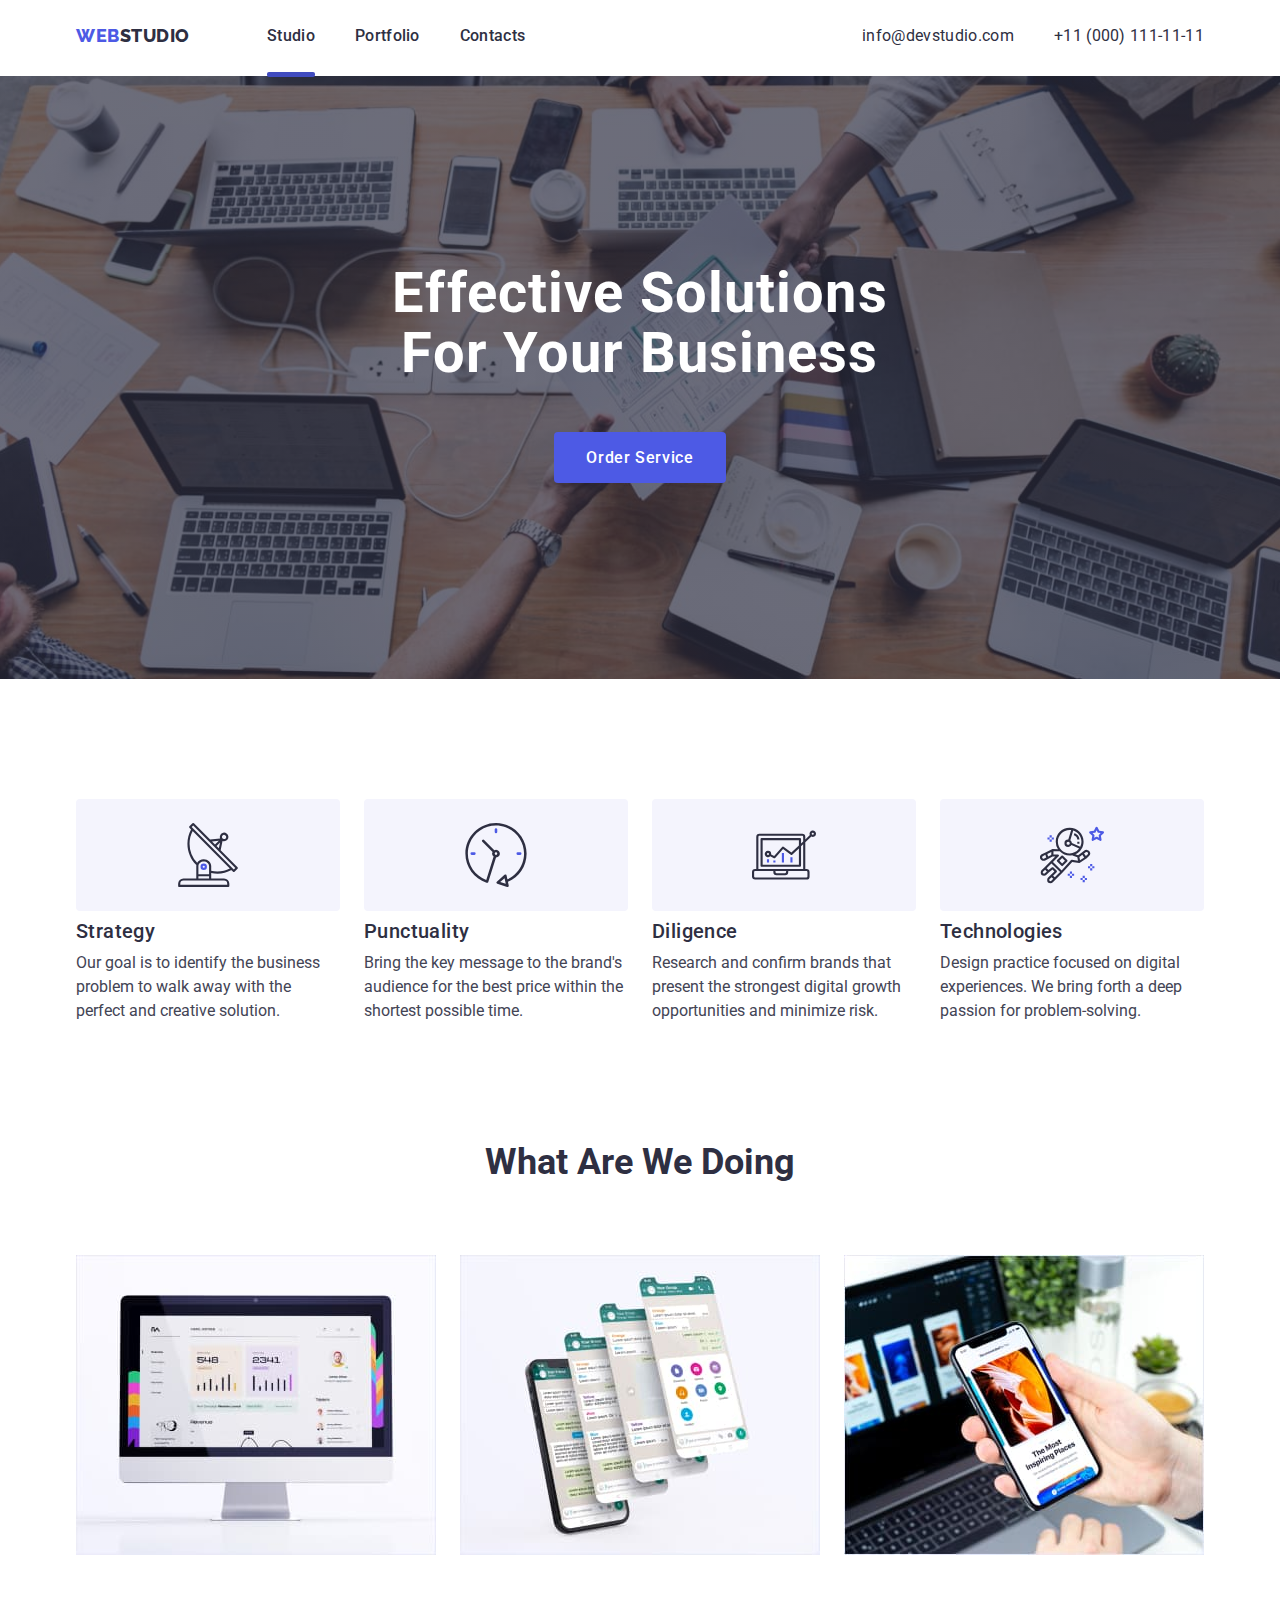
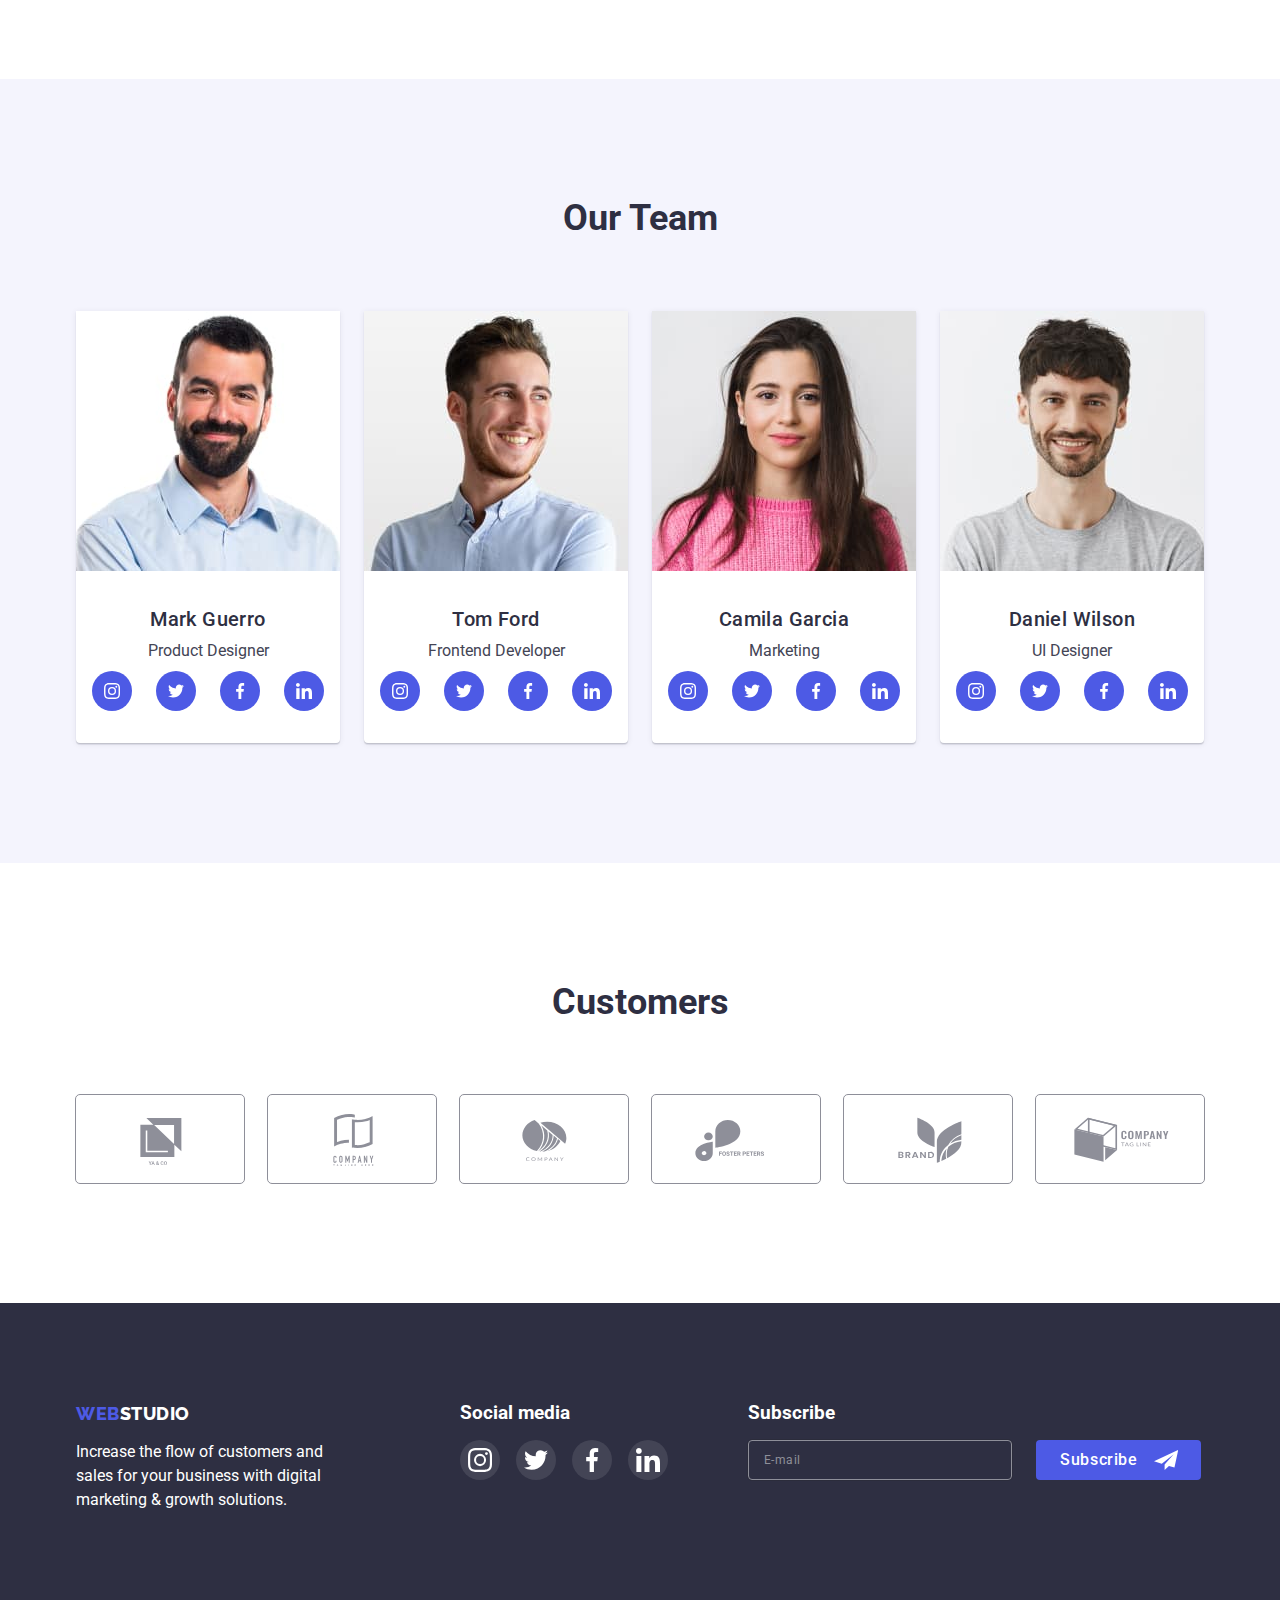
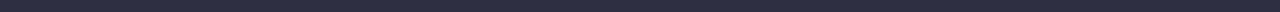
<file: index.html>
<!DOCTYPE html>
<html lang="en">
<head>
    <meta charset="UTF-8">
    <meta http-equiv="X-UA-Compatible" content="IE=edge">
    <meta name="viewport" content="width=device-width, initial-scale=1.0">
    <title>WebStudio</title>
    <link rel="preconnect" href="https://fonts.googleapis.com">
    <link rel="preconnect" href="https://fonts.gstatic.com" crossorigin>
    <link rel="stylesheet" href="https://fonts.googleapis.com/css2?family=Raleway:wght@700&family=Roboto:wght@400;500;700;900&display=swap">
    <link rel="stylesheet" href="https://cdnjs.cloudflare.com/ajax/libs/modern-normalize/1.1.0/modern-normalize.min.css">
    <!-- <link rel="stylesheet" href="./css/style.css"> -->
    <link rel="stylesheet" href="./css/mobile-style.css">
</head>
<body class="body">

    <header class="header">
        <div class="container">
            <div class="header-block">
                <nav class="nav">
                    <div class="logo">
                        <a href="./index.html" class="link logo-link logo-dark"><span class="logo-web">WEB</span>STUDIO</a>
                    </div>
                    <ul class="list menu-tablet">
                        <li class="menu-item"><a href="./index.html" class="link menu-item-link current">Studio</a></li>
                        <li class="menu-item"><a href="./portfolio.html" class="link menu-item-link">Portfolio</a></li>
                        <li class="menu-item"><a href="#" class="link menu-item-link">Contacts</a></li>
                    </ul>
                    <div class="menu-mobile">
                        <button 
                            class="btn btn-menu-toggle js-open-menu"
                            type="button"    
                            aria-expanded="false"
                            aria-controls="mobile-menu" 
                            >
                            <svg class="menu-mobile-icon-open" width="32" height="22">
                                <use href="./images/icons-2.svg#icon-ic-baseline-menu"></use>
                            </svg>
                        </button>
                    </div>
                </nav>
                <ul class="list contacts">
                    <li class="contact-item"><a href="mailto:info@devstudio.com" class="link contact-item-link">info@devstudio.com</a></li>
                    <li class="contact-item"><a href="tel:+110001111111" class="link contact-item-link">+11 (000) 111-11-11</a></li>
                </ul>
            </div>
        </div>
    </header>
    <main class="main">
        <section class="section presentation presentation-bg-image center">
            <div class="container">
                <h1 class="title title-main white">Effective Solutions<br>for Your Business</h1>
                <button class="btn btn-main white" type="button" data-modal-open>Order Service</button>
            </div>
        </section>
        <section class="section features">
            <div class="container">
                <h2 class="title title-block center dark visually-hidden">Features</h2>
                <ul class="list feature-list">
                    <li class="feature-item">
                        <div class="feature-card">
                            <svg class="feature-card-icon" width="64" height="64">
                                <use href="./images/icons.svg#antenna"></use>
                            </svg>
                        </div>
                        <h3 class="title title-feature-item dark">Strategy</h3>
                        <p class="text">Our goal is to identify the business problem to walk away with the perfect and creative solution.</p>
                    </li>
                    <li class="feature-item">
                        <div class="feature-card">
                            <svg class="feature-card-icon" width="64" height="64">
                                <use href="./images/icons.svg#clock"></use>
                            </svg>
                        </div>
                        <h3 class="title title-feature-item dark">Punctuality</h3>
                        <p class="text">Bring the key message to the brand's audience for the best price within the shortest possible time.</p>
                    </li>
                    <li class="feature-item">
                        <div class="feature-card">
                            <svg class="feature-card-icon" width="64" height="64">
                                <use href="./images/icons.svg#diagram"></use>
                            </svg>
                        </div>
                        <h3 class="title title-feature-item dark">Diligence</h3>
                        <p class="text">Research and confirm brands that present the strongest digital growth opportunities and minimize risk.</p>
                    </li>
                    <li class="feature-item">
                        <div class="feature-card">
                            <svg class="feature-card-icon" width="64" height="64">
                                <use href="./images/icons.svg#astronaut"></use>
                            </svg>
                        </div>
                        <h3 class="title title-feature-item dark">Technologies</h3>
                        <p class="text">Design practice focused on digital experiences. We bring forth a deep passion for problem-solving.</p>
                    </li>
                </ul>
            </div>
        </section>
        <section class="section products">
            <div class="container">
                <h2 class="title title-block center dark">What Are We Doing</h2>
                <ul class="list product-list">
                    <li class="product-item">
                        <div class="product-card">
                            <img 
                                srcset="./images/product-01-desktop@2x.jpg 2x"
                                src="./images/product-01-desktop.jpg" 
                                alt="Product-1"
                                width="360">
                        </div>
                    </li>
                    <li class="product-item">
                        <div class="product-card">
                            <img 
                                srcset="./images/product-02-desktop@2x.jpg 2x"
                                src="./images/product-02-desktop.jpg" 
                                alt="Product-2"
                                width="360">
                        </div>    
                    </li>
                    <li class="product-item">
                        <div class="product-card">
                            <img
                                srcset="./images/product-03-desktop@2x.jpg 2x" 
                                src="./images/product-03-desktop.jpg" 
                                alt="Product-3"
                                width="360">
                        </div>
                    </li>
                </ul>
            </div>
        </section>
        <section class="section team bg-light">
            <div class="container">
                <h2 class="title title-block center dark">Our Team</h2>
                <ul class="list team-list">
                    <li class="team-item">
                        <div class="team-card">
                            <img class="team-card-image"
                                srcset="./images/team-01-desktop@2x.jpg 2x" 
                                src="./images/team-01-desktop.jpg" 
                                alt="Photo Mark Guerro"
                                width="264">
                            <div class="team-title-block">
                                <h3 class="title title-team-item center dark">Mark Guerro</h3>
                                <p class="text center">Product Designer</p>
                                <ul class="list team-social-list">
                                    <li class="team-social-item">
                                        <button class="btn-icon btn-team-social" type="button">
                                            <svg class="btn-team-social-icon" width="16" height="16">
                                                <use href="./images/icons.svg#instagram"></use>
                                            </svg>
                                        </button>
                                    </li>                                    
                                    <li class="team-social-item">
                                        <button class="btn-icon btn-team-social" type="button">
                                            <svg class="btn-team-social-icon" width="16" height="16">
                                                <use href="./images/icons.svg#twitter"></use>
                                            </svg>
                                        </button>
                                    </li>
                                    <li class="team-social-item">
                                        <button class="btn-icon btn-team-social" type="button">
                                            <svg class="btn-team-social-icon" width="16" height="16">
                                                <use href="./images/icons.svg#facebook"></use>
                                            </svg>
                                        </button>
                                    </li>
                                    <li class="team-social-item">
                                        <button class="btn-icon btn-team-social" type="button">
                                            <svg class="btn-team-social-icon" width="16" height="16">
                                                <use href="./images/icons.svg#linkedin"></use>
                                            </svg>
                                        </button>
                                    </li>
                                </ul>
                            </div>
                        </div>
                    </li>
                    <li class="team-item">
                        <div class="team-card">
                            <img class="team-card-image"
                                srcset="./images/team-02-desktop@2x.jpg 2x" 
                                src="./images/team-02-desktop.jpg" 
                                alt="Photo Tom Ford"
                                width="264">
                            <div class="team-title-block">
                                <h3 class="title title-team-item center dark">Tom Ford</h3>
                                <p class="text center">Frontend Developer</p>
                                <ul class="list team-social-list">
                                    <li class="team-social-item">
                                        <button class="btn-icon btn-team-social" type="button">
                                            <svg class="btn-team-social-icon" width="16" height="16">
                                                <use href="./images/icons.svg#instagram"></use>
                                            </svg>
                                        </button>
                                    </li>                                    
                                    <li class="team-social-item">
                                        <button class="btn-icon btn-team-social" type="button">
                                            <svg class="btn-team-social-icon" width="16" height="16">
                                                <use href="./images/icons.svg#twitter"></use>
                                            </svg>
                                        </button>
                                    </li>
                                    <li class="team-social-item">
                                        <button class="btn-icon btn-team-social" type="button">
                                            <svg class="btn-team-social-icon" width="16" height="16">
                                                <use href="./images/icons.svg#facebook"></use>
                                            </svg>
                                        </button>
                                    </li>
                                    <li class="team-social-item">
                                        <button class="btn-icon btn-team-social" type="button">
                                            <svg class="btn-team-social-icon" width="16" height="16">
                                                <use href="./images/icons.svg#linkedin"></use>
                                            </svg>
                                        </button>
                                    </li>
                                </ul>
                            </div>
                        </div>
                    </li>
                    <li class="team-item">
                        <div class="team-card">
                            <img class="team-card-image"
                                srcset="./images/team-03-desktop@2x.jpg 2x" 
                                src="./images/team-03-desktop.jpg" 
                                alt="Photo Camila Garcia"
                                width="264">
                            <div class="team-title-block">
                                <h3 class="title title-team-item center dark">Camila Garcia</h3>
                                <p class="text center">Marketing</p>
                                <ul class="list team-social-list">
                                    <li class="team-social-item">
                                        <button class="btn-icon btn-team-social" type="button">
                                            <svg class="btn-team-social-icon" width="16" height="16">
                                                <use href="./images/icons.svg#instagram"></use>
                                            </svg>
                                        </button>
                                    </li>                                    
                                    <li class="team-social-item">
                                        <button class="btn-icon btn-team-social" type="button">
                                            <svg class="btn-team-social-icon" width="16" height="16">
                                                <use href="./images/icons.svg#twitter"></use>
                                            </svg>
                                        </button>
                                    </li>
                                    <li class="team-social-item">
                                        <button class="btn-icon btn-team-social" type="button">
                                            <svg class="btn-team-social-icon" width="16" height="16">
                                                <use href="./images/icons.svg#facebook"></use>
                                            </svg>
                                        </button>
                                    </li>
                                    <li class="team-social-item">
                                        <button class="btn-icon btn-team-social" type="button">
                                            <svg class="btn-team-social-icon" width="16" height="16">
                                                <use href="./images/icons.svg#linkedin"></use>
                                            </svg>
                                        </button>
                                    </li>
                                </ul>
                            </div>
                        </div>
                    </li>
                    <li class="team-item">
                        <div class="team-card">
                            <img class="team-card-image"
                                srcset="./images/team-04-desktop@2x.jpg 2x" 
                                src="./images/team-04-desktop.jpg" 
                                alt="Photo Daniel Wilson"
                                width="264">
                            <div class="team-title-block">
                                <h3 class="title title-team-item center dark">Daniel Wilson</h3>
                                <p class="text center">UI Designer</p>
                                <ul class="list team-social-list">
                                    <li class="team-social-item">
                                        <button class="btn-icon btn-team-social" type="button">
                                            <svg class="btn-team-social-icon" width="16" height="16">
                                                <use href="./images/icons.svg#instagram"></use>
                                            </svg>
                                        </button>
                                    </li>                                    
                                    <li class="team-social-item">
                                        <button class="btn-icon btn-team-social" type="button">
                                            <svg class="btn-team-social-icon" width="16" height="16">
                                                <use href="./images/icons.svg#twitter"></use>
                                            </svg>
                                        </button>
                                    </li>
                                    <li class="team-social-item">
                                        <button class="btn-icon btn-team-social" type="button">
                                            <svg class="btn-team-social-icon" width="16" height="16">
                                                <use href="./images/icons.svg#facebook"></use>
                                            </svg>
                                        </button>
                                    </li>
                                    <li class="team-social-item">
                                        <button class="btn-icon btn-team-social" type="button">
                                            <svg class="btn-team-social-icon" width="16" height="16">
                                                <use href="./images/icons.svg#linkedin"></use>
                                            </svg>
                                        </button>
                                    </li>
                                </ul>
                            </div>
                        </div>
                    </li>
                </ul>
            </div>
        </section>
        <section class="section customers">
            <div class="container">
                <h2 class="title title-block center dark">Customers</h2>
                <ul class="list customers-list" >
                    <li class="customer-item"> 
                        <div class="customer-card">
                        <a  href=""
                            class="link customer-link">
                            <svg class="customer-icon" width="104" height="56">
                                <use href="./images/icons.svg#logo-1"></use>
                            </svg>
                        </a>
                        </div>
                    </li>
                    <li class="customer-item">
                        <div  class="customer-card">
                        <a  href=""
                            class="link customer-link">
                            <svg class="customer-icon" width="104" height="56">
                                <use href="./images/icons.svg#logo-2"></use>
                            </svg>
                        </a>
                        </div>
                    </li>
                    <li class="customer-item">
                        <div class="customer-card">
                        <a  href=""
                            class="link customer-link">
                            <svg class="customer-icon" width="104" height="56">
                                <use href="./images/icons.svg#logo-3"></use>
                            </svg>
                        </a>
                        </div>
                    </li>
                    <li class="customer-item">
                        <div class="customer-card">
                        <a  href=""
                            class="link customer-link">
                            <svg class="customer-icon" width="104" height="56">
                                <use href="./images/icons.svg#logo-4"></use>
                            </svg>
                        </a>
                        </div>
                    </li>
                    <li class="customer-item">
                        <div class="customer-card">
                        <a  href=""
                            class="link customer-link ">
                            <svg class="customer-icon" width="104" height="56">
                                <use href="./images/icons.svg#logo-5"></use>
                            </svg>
                        </a>
                        </div>
                    </li>
                    <li class="customer-item">
                        <div class="customer-card">
                        <a  href="" 
                            class="link customer-link">
                            <svg class="customer-icon" width="104" height="56">
                                <use href="./images/icons.svg#logo-6"></use>
                            </svg>
                        </a>
                        </div>
                    </li>
                </ul>
            </div>
        </section>
    </main>
    <footer class="footer bg-dark">
        <div class="container">
            <div class="list footer-list">
                    <div class="footer-card">
                        <div class="logo">
                            <a href="./index.html" class="link logo-link logo-light"><span class="logo-web">WEB</span>STUDIO</a>
                        </div>
                        <p class="text white">Increase the flow of customers and sales for your business with digital marketing & growth
                            solutions.</p>
                    </div>
                <div class="footer-item">
                    <div>
                        <h3 class="title-footer white">Social media</h3>
                        <div class="list footer-social-list">
                            <div class="footer-social-item">
                                <a  href=""
                                    class="link btn-icon link-footer-social">
                                    <svg class="link-footer-social-icon" width="24" height="24">
                                        <use href="./images/icons.svg#instagram"></use>
                                    </svg>
                                </a>
                            </div>
                            <div class="footer-social-item">
                                <a  href=""
                                    class="link btn-icon link-footer-social">
                                    <svg class="link-footer-social-icon" width="24" height="24">
                                        <use href="./images/icons.svg#twitter"></use>
                                    </svg>
                                </a>
                            </div>
                            <div class="footer-social-item">
                                <a  href=""
                                    class="link btn-icon link-footer-social">
                                    <svg class="link-footer-social-icon" width="24" height="24">
                                        <use href="./images/icons.svg#facebook"></use>
                                    </svg>
                                </a>
                            </div>
                            <div class="footer-social-item">
                                <a  href=""
                                    class="link btn-icon link-footer-social">
                                    <svg class="link-footer-social-icon" width="24" height="24">
                                        <use href="./images/icons.svg#linkedin"></use>
                                    </svg>
                                </a>
                            </div>
                        </div>
                    </div>
                </div>
                    <div class="footer-form-card">
                        <form method="post">
                            <h3 class="title-footer white">Subscribe</h3>
                            <div class="footer-subscribe">
                                <input 
                                    class="sm-text text-field footer-field white" 
                                    type="email" 
                                    name="footer-email" 
                                    id="footer-email" 
                                    placeholder=" ">
                                <label class="sm-text footer-name-field" for="footer-email">E-mail</label>
                                <button class="btn btn-subscribe white" type="submit">
                                    Subscribe
                                    <span class="icon-subscribe">
                                        <svg width="24" height="24">
                                            <use href="./images/icons-2.svg#icon-send"></use>
                                        </svg>
                                    </span>
                                </button>
                            </div>
                        </form>
                    </div>
            </div>
        </div>
    </footer>
    <div class="backdrop is-hidden" data-modal>
        <div class="modal">
            <button class="btn-icon btn-modal" type="button" data-modal-close>
                <svg class="btn-modal-icon"  width="8" height="8">
                    <use href="./images/icons-2.svg#icon-close"></use>
                </svg>
            </button>
            
            <form method="post">
                <h3 class="title title-modal center dark">Leave your contacts and we will call you back</h3>
                <div class="modal-field">
                    <label class="sm-text name-field">Name
                        <span class="modal-input">
                            <input class="sm-text text-field" type="text" name="name" id="name">
                            <span class="icon-text-modal">
                                <svg class="icon-modal" width="22" height="24">
                                    <use href="./images/icons-2.svg#icon-person"></use>
                                </svg>
                            </span>
                        </span>
                    </label>
                </div>
                <div class="modal-field">
                    <label class="sm-text name-field">Phone
                        <span class="modal-input">
                            <input class="sm-text text-field" type="tel" name="phone">
                            <span class="icon-text-modal">
                                <svg class="icon-modal" width="22" height="24">
                                    <use href="./images/icons-2.svg#icon-phone"></use>
                                </svg>
                            </span>
                        </span>
                    </label>
                </div>
                <div class="modal-field">
                    <label class="sm-text name-field">Email 
                        <span class="modal-input">
                            <input class="sm-text text-field" type="email" name="email">
                            <span class="icon-text-modal">
                                <svg class="icon-modal" width="22" height="24">
                                    <use href="./images/icons-2.svg#icon-email"></use>
                                </svg>
                            </span>
                        </span>
                    </label>
                </div>
                <div class="modal-field">
                    <label class="sm-text name-field">Comment
                        <span class="modal-input">
                            <textarea class="sm-text text-field modal-textarea" name="feedback" rows="5" placeholder="Text input"></textarea>
                        </span> 
                    </label>
                </div>
                <div class="modal-field check-block">
                    <label class="sm-text name-field text-checkbox">
                        <input class="sm-text checkbox" type="checkbox" name="policy">
                        <span class="checkbox-icon"></span>
                        I accept the terms and conditions of the
                        <a href="" class="policy-text" target="_blank">
                            Privacy Policy
                        </a>
                    </label>
                </div>
                <button class="btn btn-send-modal white" type="submit">Send</button>
            </form>
        </div>
    </div>
    <div class="menu-container js-menu-container" id="mobile-menu">
        <button class="btn-icon btn-modal btn-menu-toggle js-close-menu">
            <svg class="btn-modal-icon" width="8" height="8">
                <use href="./images/icons-2.svg#icon-close"></use>
            </svg>
        </button>
    
        <ul class="list mobile-menu-list">
            <li class=""><a href="./index.html" class="link menu-item-link mobile-current">Studio</a></li>
            <li class=""><a href="./portfolio.html" class="link menu-item-link">Portfolio</a></li>
            <li class=""><a href="#" class="link menu-item-link">Contacts</a></li>
        </ul>
        <div class="">
            <ul class="list mobile-contacts">
                <li class="mobile-contact-phone"><a href="tel:+110001111111" class="link contact-item-link">+11 (000) 111-11-11</a></li>
                <li class="mobile-contact-email"><a href="mailto:info@devstudio.com" class="link contact-item-link">info@devstudio.com</a></li>
            </ul>
            <ul class="list mobile-social-list">
            <li class="mobile-social-item">
                <a href="" class="link btn-icon link-mobile-social">
                    <svg class="link-mobile-social-icon" width="24" height="24">
                        <use href="./images/icons.svg#instagram"></use>
                    </svg>
                </a>
            </li>
            <li class="mobile-social-item">
                <a href="" class="link btn-icon link-mobile-social">
                    <svg class="link-mobile-social-icon" width="24" height="24">
                        <use href="./images/icons.svg#twitter"></use>
                    </svg>
                </a>
            </li>
            <li class="mobile-social-item">
                <a href="" class="link btn-icon link-mobile-social">
                    <svg class="link-mobile-social-icon" width="24" height="24">
                        <use href="./images/icons.svg#facebook"></use>
                    </svg>
                </a>
            </li>
            <li class="mobile-social-item">
                <a href="" class="link btn-icon link-mobile-social">
                    <svg class="link-mobile-social-icon" width="24" height="24">
                        <use href="./images/icons.svg#linkedin"></use>
                    </svg>
                </a>
            </li>
            </ul>
        </div> 
    </div>
    <script src="./js/mobile-menu.js"></script>
    <script src="./js/modal.js"></script>
</body>
</html>
</file>
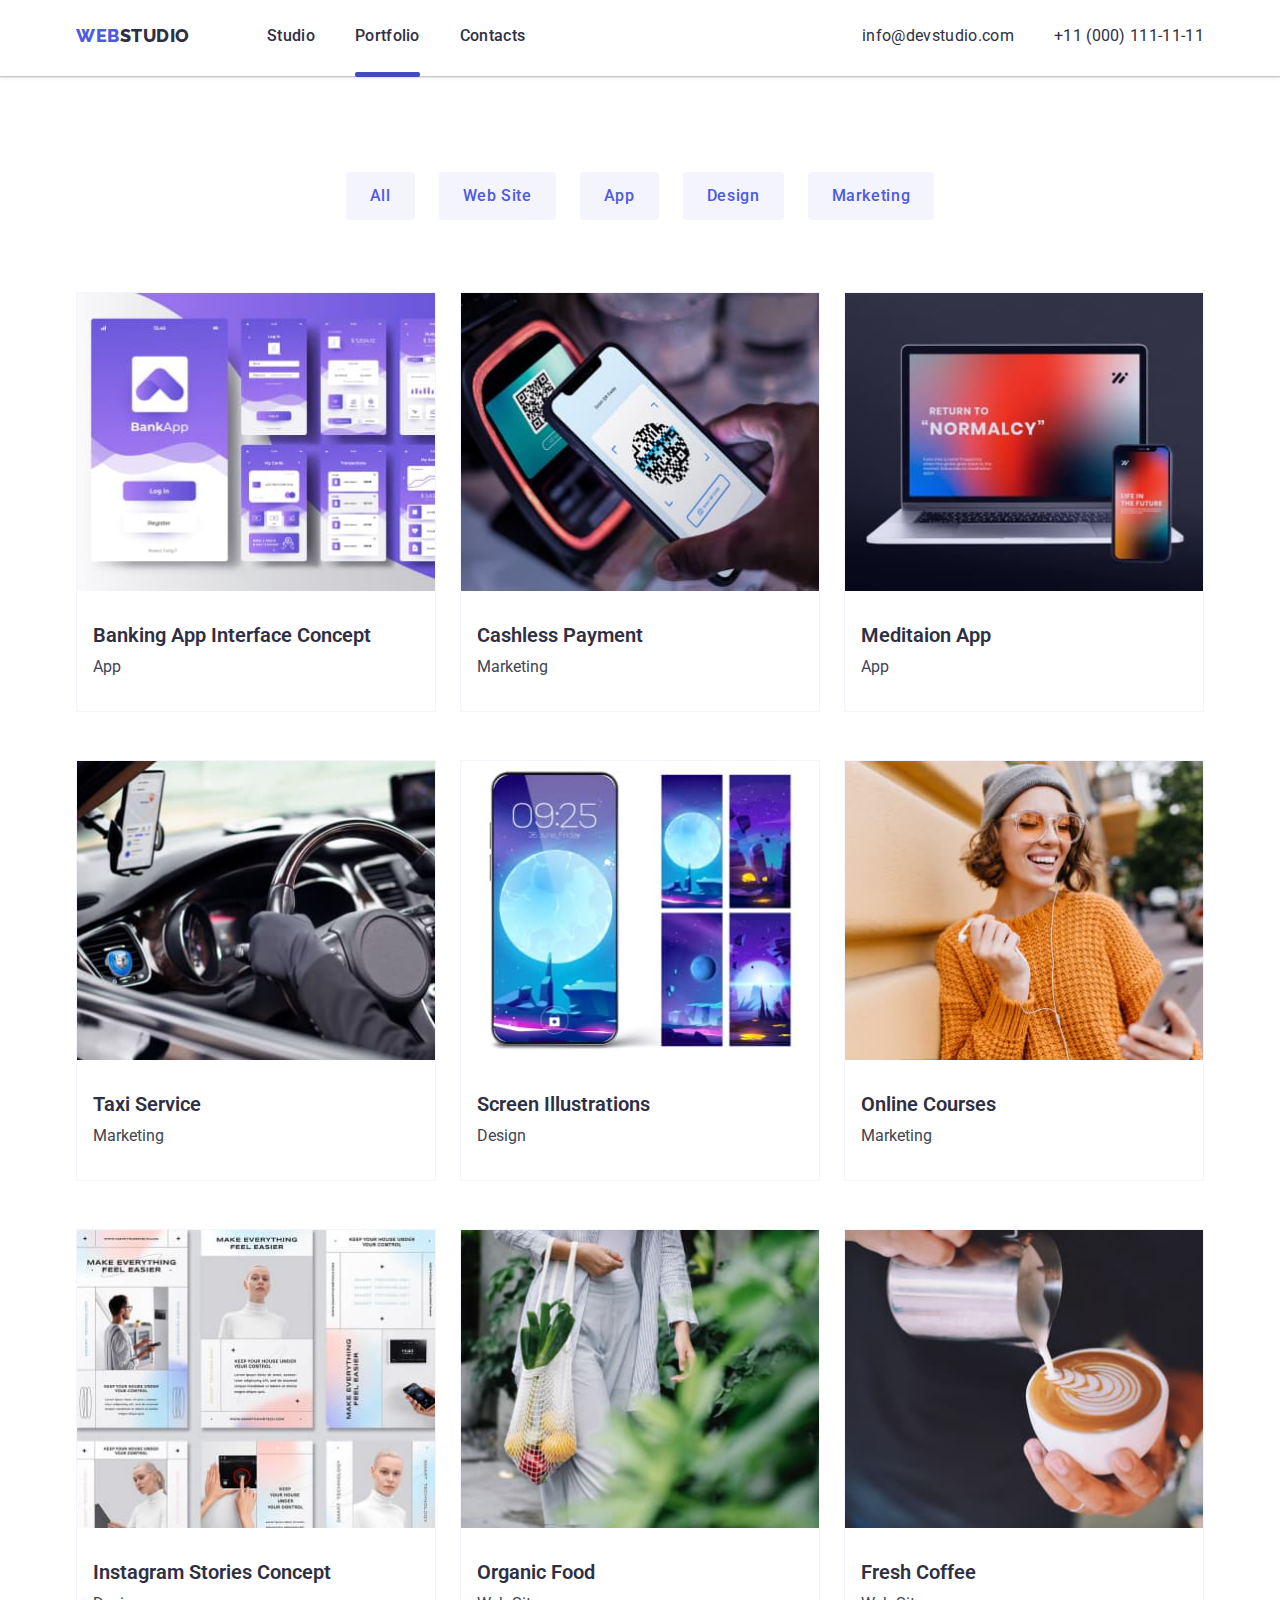
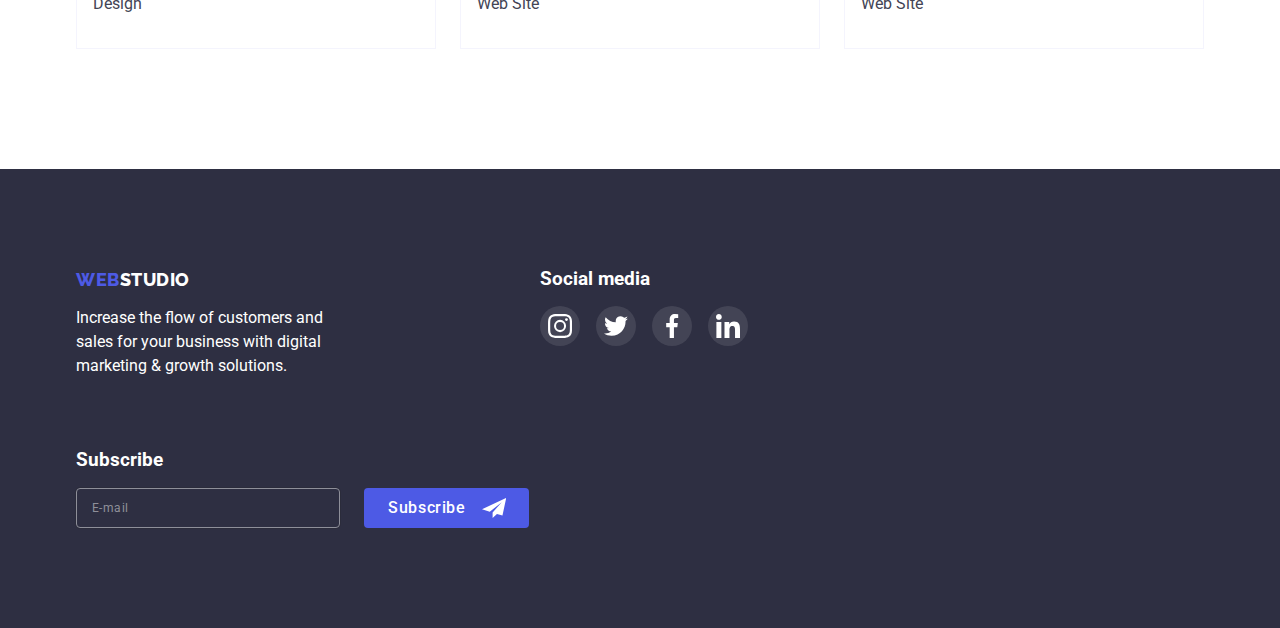
<file: portfolio.html>
<!DOCTYPE html>
<html lang="en">
<head>
    <meta charset="UTF-8">
    <meta http-equiv="X-UA-Compatible" content="IE=edge">
    <meta name="viewport" content="width=device-width, initial-scale=1.0">
    <title>Portfolio (goit-markup-hw-07)</title>
    <link rel="preconnect" href="https://fonts.googleapis.com">
    <link rel="preconnect" href="https://fonts.gstatic.com" crossorigin>
    <link href="https://fonts.googleapis.com/css2?family=Raleway:wght@700&family=Roboto:wght@400;500;700;900&display=swap" rel="stylesheet">
    <link rel="stylesheet" href="https://cdnjs.cloudflare.com/ajax/libs/modern-normalize/1.1.0/modern-normalize.min.css">
    <link rel="stylesheet" href="./css/mobile-style.css">
</head>
<body class="body">
    <header class="header">
        <div class="container">
            <div class="header-block">
                <nav class="nav">
                    <div class="logo">
                        <a href="./index.html" class="link logo-link logo-dark"><span class="logo-web">WEB</span>STUDIO</a>
                    </div>
                        <ul class="list menu-tablet">
                        <li class="menu-item"><a href="./index.html" class="link menu-item-link">Studio</a></li>
                        <li class="menu-item"><a href="./portfolio.html" class="link menu-item-link current">Portfolio</a></li>
                        <li class="menu-item"><a href="#" class="link menu-item-link">Contacts</a></li>
                    </ul>
                    <div class="menu-mobile">
                        <button class="btn btn-menu-toggle js-open-menu" type="button" aria-expanded="false"
                            aria-controls="mobile-menu">
                            <svg class="menu-mobile-icon-open" width="32" height="22">
                                <use href="./images/icons-2.svg#icon-ic-baseline-menu"></use>
                            </svg>
                        </button>
                    </div>
                </nav>
                <ul class="list contacts">
                    <li class="contact-item"><a href="mailto:info@devstudio.com"
                            class="link contact-item-link">info@devstudio.com</a></li>
                    <li class="contact-item"><a href="tel:+110001111111" class="link contact-item-link">+11 (000)
                            111-11-11</a></li>
                </ul>
            </div>
        </div>
    </header>
    <main>
        <section class="gallery">
            <div class="container">
                <h1 class="title visually-hidden">Portfolio</h1>
                <h2 class="title visually-hidden">Gallery App</h2>
                <ul class="list filters">
                    <li class="filter-item"><button class="btn btn-filter" type="button">All</button></li>
                    <li class="filter-item"><button class="btn btn-filter" type="button">Web Site</button></li>
                    <li class="filter-item"><button class="btn btn-filter three" type="button">App</button></li>
                    <li class="filter-item"><button class="btn btn-filter" type="button">Design</button></li>
                    <li class="filter-item"><button class="btn btn-filter" type="button">Marketing</button></li>
                </ul>
                <ul class="list gallery-list">
                    <li class="gallery-item">
                        <a  href="#"
                            class="gallery-link" 
                            target="_blank" 
                            rel="nooferel nofollow noopener">
                            <div class="gallery-card">
                                <picture>
                                    <source
                                        srcset="./images/gallery-01-desktop.jpg 1x, 
                                                ./images/gallery-01-desktop@2x.jpg 2x"
                                        media="(min-width: 1200px)">
                                    <source 
                                        srcset="./images/gallery-01-tablet.jpg 1x, 
                                                ./images/gallery-01-tablet@2x.jpg 2x" 
                                        media="(min-width: 768px)">
                                    <source 
                                        srcset="./images/gallery-01-mobile.jpg 1x,
                                                ./images/gallery-01-mobile@2x.jpg 2x" 
                                        media="(max-width: 767px)">

                                    <img class="gallery-image"
                                            src="./images/gallery-01-mobile.jpg" 
                                            alt="Banking App Interface Concept" 
                                            width="360">
                                </picture>
                                <div class="gallery-item-overlay">
                                    <p class="text gallery-item-text">14 Stylish and User-Friendly App Design Concepts · Task Manager App · Calorie
                                        Tracker App · Exotic Fruit Ecommerce App · Cloud Storage App</p>
                                </div>
                            </div>
                            <div class="gallery-title-block">
                                <h3 class="title title-item dark">Banking App Interface Concept</h3>
                                <p class="text">App</p>
                            </div>
                        </a>
                    </li>
                    <li class="gallery-item">
                        <a href="#" 
                            class="gallery-link" 
                            target="_blank" 
                            rel="nooferel nofollow noopener">
                            <div class="gallery-card">
                                <picture>
                                    <source srcset="./images/gallery-02-desktop.jpg 1x, ./images/gallery-02-desktop@2x.jpg 2x" 
                                        media="(min-width: 1200px)">
                                    <source srcset="./images/gallery-02-tablet.jpg 1x, ./images/gallery-02-tablet@2x.jpg 2x" 
                                        media="(min-width: 768px)">
                                    <source srcset="./images/gallery-02-mobile.jpg 1x, ./images/gallery-02-mobile@2x.jpg 2x" 
                                        media="(max-width: 767px)">
                                    <img class="gallery-image" src="./images/gallery-02-mobile.jpg" alt="Banking App Interface Concept" width="360">
                                </picture>
                                <div class="gallery-item-overlay">
                                    <p class="text gallery-item-text">14 Stylish and User-Friendly App Design Concepts · Task Manager App · Calorie
                                        Tracker App · Exotic Fruit Ecommerce App · Cloud Storage App</p>
                                </div>
                            </div>
                            <div class="gallery-title-block">
                                <h3 class="title title-item dark">Cashless Payment</h3>
                                <p class="text">Marketing</p>
                            </div>
                        </a>
                    </li>
                    <li class="gallery-item">
                        <a  href="#" 
                            class="gallery-link" 
                            target="_blank" 
                            rel="nooferel nofollow noopener">
                            <div class="gallery-card">
                                <picture>
                                    <source srcset="./images/gallery-03-desktop.jpg 1x, ./images/gallery-03-desktop@2x.jpg 2x" 
                                        media="(min-width: 1200px)">
                                    <source srcset="./images/gallery-03-tablet.jpg 1x, ./images/gallery-03-tablet@2x.jpg 2x" 
                                        media="(min-width: 768px)">
                                    <source srcset="./images/gallery-03-mobile.jpg 1x, ./images/gallery-03-mobile@2x.jpg 2x" 
                                        media="(max-width: 767px)">
                                    <img class="gallery-image" 
                                        src="./images/gallery-03-mobile.jpg" 
                                        alt="Meditaion App" 
                                        width="360">
                                </picture>
                                <div class="gallery-item-overlay">
                                    <p class="text gallery-item-text">14 Stylish and User-Friendly App Design Concepts · Task Manager App · Calorie
                                        Tracker App · Exotic Fruit Ecommerce App · Cloud Storage App</p>
                                </div>
                            </div>
                            <div class="gallery-title-block">
                                <h3 class="title title-item dark">Meditaion App</h3>
                                <p class="text">App</p>
                            </div>
                        </a>
                    </li>
                    <li class="gallery-item">
                        <a  href="#" 
                            class="gallery-link" 
                            target="_blank" 
                            rel="nooferel nofollow noopener">
                            <div class="gallery-card">
                                <picture>
                                    <source srcset="./images/gallery-04-desktop.jpg 1x, ./images/gallery-04-desktop@2x.jpg 2x" 
                                        media="(min-width: 1200px)">
                                    <source srcset="./images/gallery-04-tablet.jpg 1x, ./images/gallery-04-tablet@2x.jpg 2x" 
                                        media="(min-width: 768px)">
                                    <source srcset="./images/gallery-04-mobile.jpg 1x, ./images/gallery-04-mobile@2x.jpg 2x" 
                                        media="(max-width: 767px)">
                                    <img class="gallery-image" src="./images/gallery-04-mobile.jpg" alt="Taxi Service" width="360">
                                </picture>
                                <div class="gallery-item-overlay">
                                    <p class="text gallery-item-text">14 Stylish and User-Friendly App Design Concepts · Task Manager App · Calorie
                                        Tracker App · Exotic Fruit Ecommerce App · Cloud Storage App</p>
                                </div>
                            </div>
                            <div class="gallery-title-block">
                                <h3 class="title title-item dark">Taxi Service</h3>
                                <p class="text">Marketing</p>
                            </div>
                        </a>
                    </li>
                    <li class="gallery-item">
                        <a  href="#" 
                            class="gallery-link" 
                            target="_blank" 
                            rel="nooferel nofollow noopener">
                            <div class="gallery-card">
                                <picture>
                                    <source srcset="./images/gallery-05-desktop.jpg 1x, ./images/gallery-05-desktop@2x.jpg 2x"
                                        media="(min-width: 1200px)">
                                    <source srcset="./images/gallery-05-tablet.jpg 1x, ./images/gallery-05-tablet@2x.jpg 2x" 
                                        media="(min-width: 768px)">
                                    <source srcset="./images/gallery-05-mobile.jpg 1x, ./images/gallery-05-mobile@2x.jpg 2x" 
                                        media="(max-width: 767px)">
                                    <img class="gallery-image" src="./images/gallery-05-mobile.jpg" alt="Banking App Interface Concept" width="360">
                                </picture>
                                <div class="gallery-item-overlay">
                                    <p class="text gallery-item-text">14 Stylish and User-Friendly App Design Concepts · Task Manager App · Calorie
                                        Tracker App · Exotic Fruit Ecommerce App · Cloud Storage App</p>
                                </div>
                            </div>
                            <div class="gallery-title-block">
                                <h3 class="title title-item dark">Screen Illustrations</h3>
                                <p class="text">Design</p>
                            </div>
                        </a>
                    </li>
                    <li class="gallery-item">
                        <a  href="#" 
                            class="gallery-link" 
                            target="_blank" 
                            rel="nooferel nofollow noopener">
                            <div class="gallery-card">
                                <picture>
                                    <source srcset="./images/gallery-06-desktop.jpg 1x, ./images/gallery-06-desktop@2x.jpg 2x"
                                        media="(min-width: 1200px)">
                                    <source srcset="./images/gallery-06-tablet.jpg 1x, ./images/gallery-06-tablet@2x.jpg 2x" 
                                        media="(min-width: 768px)">
                                    <source srcset="./images/gallery-06-mobile.jpg 1x, ./images/gallery-06-mobile@2x.jpg 2x" 
                                        media="(max-width: 767px)">
                                    <img class="gallery-image" src="./images/gallery-06-mobile.jpg" alt="Online Courses" width="360">
                                </picture>
                                <div class="gallery-item-overlay">
                                    <p class="text gallery-item-text">14 Stylish and User-Friendly App Design Concepts · Task Manager App · Calorie
                                        Tracker App · Exotic Fruit Ecommerce App · Cloud Storage App</p>
                                </div>
                            </div>
                            <div class="gallery-title-block">
                                <h3 class="title title-item dark">Online Courses</h3>
                                <p class="text">Marketing</p>
                            </div>
                        </a>
                    </li>
                    <li class="gallery-item">
                        <a  href="#" 
                            class="gallery-link" 
                            target="_blank" 
                            rel="nooferel nofollow noopener">
                            <div class="gallery-card">
                                <picture>
                                    <source srcset="./images/gallery-07-desktop.jpg 1x, ./images/gallery-07-desktop@2x.jpg 2x"
                                        media="(min-width: 1200px)">
                                    <source srcset="./images/gallery-07-tablet.jpg 1x, ./images/gallery-07-tablet@2x.jpg 2x" 
                                        media="(min-width: 768px)">
                                    <source srcset="./images/gallery-07-mobile.jpg 1x, ./images/gallery-07-mobile@2x.jpg 2x" 
                                        media="(max-width: 767px)">
                                    <img class="gallery-image" src="./images/gallery-07-mobile.jpg" alt="Instagram Stories Concept" width="360">
                                </picture>
                                <div class="gallery-item-overlay">
                                    <p class="text gallery-item-text">14 Stylish and User-Friendly App Design Concepts · Task Manager App · Calorie
                                        Tracker App · Exotic Fruit Ecommerce App · Cloud Storage App</p>
                                </div>
                            </div>
                            <div class="gallery-title-block">
                                <h3 class="title title-item dark">Instagram Stories Concept</h3>
                                <p class="text">Design</p>
                            </div>
                        </a>
                    </li>
                    <li class="gallery-item">
                        <a  href="#" 
                            class="gallery-link" 
                            target="_blank" 
                            rel="nooferel nofollow noopener">
                            <div class="gallery-card">
                                <picture>
                                    <source srcset="./images/gallery-08-desktop.jpg 1x, ./images/gallery-08-desktop@2x.jpg 2x"
                                        media="(min-width: 1200px)">
                                    <source srcset="./images/gallery-08-tablet.jpg 1x, ./images/gallery-08-tablet@2x.jpg 2x" 
                                        media="(min-width: 768px)">
                                    <source srcset="./images/gallery-08-mobile.jpg 1x, ./images/gallery-08-mobile@2x.jpg 2x" 
                                        media="(max-width: 767px)">
                                    <img class="gallery-image" src="./images/gallery-08-mobile.jpg" alt="Organic Food" width="360">
                                </picture>
                                <div class="gallery-item-overlay">
                                    <p class="text gallery-item-text">14 Stylish and User-Friendly App Design Concepts · Task Manager App · Calorie
                                        Tracker App · Exotic Fruit Ecommerce App · Cloud Storage App</p>
                                </div>
                            </div>
                            <div class="gallery-title-block">
                                <h3 class="title title-item dark">Organic Food</h3>
                                <p class="text">Web Site</p>
                            </div>
                        </a>
                    </li>
                    <li class="gallery-item">
                        <a  href="#" 
                            class="gallery-link" 
                            target="_blank" 
                            rel="nooferel nofollow noopener">
                            <div class="gallery-card">
                                <picture>
                                    <source srcset="./images/gallery-09-desktop.jpg 1x, ./images/gallery-09-desktop@2x.jpg 2x"
                                        media="(min-width: 1200px)">
                                    <source srcset="./images/gallery-09-tablet.jpg 1x, ./images/gallery-09-tablet@2x.jpg 2x" 
                                        media="(min-width: 768px)">
                                    <source srcset="./images/gallery-09-mobile.jpg 1x, ./images/gallery-09-mobile@2x.jpg 2x" 
                                        media="(max-width: 767px)">
                                    <img class="gallery-image" src="./images/gallery-09-mobile.jpg" alt="Fresh Coffee" width="360">
                                </picture>
                                <div class="gallery-item-overlay">
                                    <p class="text gallery-item-text">14 Stylish and User-Friendly App Design Concepts · Task Manager App · Calorie
                                        Tracker App · Exotic Fruit Ecommerce App · Cloud Storage App</p>
                                </div>
                            </div>
                            <div class="gallery-title-block">
                                <h3 class="title title-item dark">Fresh Coffee</h3>
                                <p class="text">Web Site</p>
                            </div>
                        </a>
                    </li>
                </ul>
            </div>
        </section>
    </main>
    <footer class="footer bg-dark">
        <!-- Footer -->
        <div class="container">
            <ul class="list footer-list">
                <li class="footer-item">
                    <div class="footer-card">
                        <div class="logo">
                            <a href="./index.html" class="link logo-link logo-light"><span class="logo-web">WEB</span>STUDIO</a>
                        </div>
                        <p class="text white">Increase the flow of customers and sales for your business with digital marketing & growth
                            solutions.</p>
                    </div>
                </li>
                <li class="footer-item">
                    <div>
                        <h3 class="title-footer white">Social media</h3>
                        <ul class="list footer-social-list">
                            <li class="footer-social-item">
                                <a  href=""
                                    class="link btn-icon link-footer-social">
                                    <svg class="link-footer-social-icon" width="24" height="24">
                                        <use href="./images/icons.svg#instagram"></use>
                                    </svg>
                                </a>
                            </li>
                            <li class="footer-social-item">
                                <a  href=""
                                    class="link btn-icon link-footer-social">
                                    <svg class="link-footer-social-icon" width="24" height="24">
                                        <use href="./images/icons.svg#twitter"></use>
                                    </svg>
                                </a>
                            </li>
                            <li class="footer-social-item">
                                <a  href=""
                                    class="link btn-icon link-footer-social">
                                    <svg class="link-footer-social-icon" width="24" height="24">
                                        <use href="./images/icons.svg#facebook"></use>
                                    </svg>
                                </a>
                            </li>
                            <li class="footer-social-item">
                                <a  href=""
                                    class="link btn-icon link-footer-social">
                                    <svg class="link-footer-social-icon" width="24" height="24">
                                        <use href="./images/icons.svg#linkedin"></use>
                                    </svg>
                                </a>
                            </li>
                        </ul>
                    </div>
                </li>
                <li class="footer-item">
                    <div class="footer-form-card">
                        <form method="post">
                            <h3 class="title-footer white">Subscribe</h3>
                            <div class="footer-subscribe">
                                <input 
                                    class="sm-text text-field footer-field white" 
                                    type="email" 
                                    name="footer-email" 
                                    id="footer-email" 
                                    placeholder=" ">
                                <label class="sm-text footer-name-field" for="footer-email">E-mail</label>
                                <button class="btn btn-subscribe white" type="submit">
                                    Subscribe
                                    <span class="icon-subscribe">
                                        <svg width="24" height="24">
                                            <use href="./images/icons-2.svg#icon-send"></use>
                                        </svg>
                                    </span>
                                </button>
                            </div>
                        </form>
                    </div>
                </li>
            </ul>
        </div>
    </footer>
    <!-- mobile-menu -->
    <div class="menu-container js-menu-container" id="mobile-menu">
        <button class="btn-icon btn-modal btn-menu-toggle js-close-menu">
            <svg class="btn-modal-icon" width="8" height="8">
                <use href="./images/icons-2.svg#icon-close"></use>
            </svg>
        </button>
    
        <ul class="list mobile-menu-list">
            <li class=""><a href="./index.html" class="link menu-item-link">Studio</a></li>
            <li class=""><a href="./portfolio.html" class="link menu-item-link mobile-current">Portfolio</a></li>
            <li class=""><a href="#" class="link menu-item-link">Contacts</a></li>
        </ul>
        <div class="">
            <ul class="list mobile-contacts">
                <li class="mobile-contact-phone"><a href="tel:+110001111111" class="link contact-item-link">+11 (000) 111-11-11</a></li>
                <li class="mobile-contact-email"><a href="mailto:info@devstudio.com" class="link contact-item-link">info@devstudio.com</a></li>
            </ul>
            <ul class="list mobile-social-list">
            <li class="mobile-social-item">
                <a href="" class="link btn-icon link-mobile-social">
                    <svg class="link-mobile-social-icon" width="24" height="24">
                        <use href="./images/icons.svg#instagram"></use>
                    </svg>
                </a>
            </li>
            <li class="mobile-social-item">
                <a href="" class="link btn-icon link-mobile-social">
                    <svg class="link-mobile-social-icon" width="24" height="24">
                        <use href="./images/icons.svg#twitter"></use>
                    </svg>
                </a>
            </li>
            <li class="mobile-social-item">
                <a href="" class="link btn-icon link-mobile-social">
                    <svg class="link-mobile-social-icon" width="24" height="24">
                        <use href="./images/icons.svg#facebook"></use>
                    </svg>
                </a>
            </li>
            <li class="mobile-social-item">
                <a href="" class="link btn-icon link-mobile-social">
                    <svg class="link-mobile-social-icon" width="24" height="24">
                        <use href="./images/icons.svg#linkedin"></use>
                    </svg>
                </a>
            </li>
            </ul>
        </div> 
    </div>
    <script src="./js/mobile-menu.js"></script>
</body>
</html>
</file>
<file: css/style.css>
:root {
    --color-iris: #4d5ae5;
    --color-btn-active: #404bbf;
    --color-dark: #2e2f42;
    --color-success: #31d0aa;
    --color-text: #434455; 
    --color-subtle-text: #8e8f99;
    --color-accent: #e7e9fc;
    --color-light: #f4f4fd;
    --color-white : #fff;

    --fs-logo: 18px;
    --fs-nav: 16px;
    --fs-contact: 16px;
    --fs-btn: 16px;
    --fs-text: 16px;
    --fs-title-main: 56px;  
    --fs-title-block: 36px; 
    --fs-title-item: 20px;  
}

.visually-hidden {
    position: absolute;
    width: 1px;
    height: 1px;
    margin: -1px;
    border: 0;
    padding: 0;
    
    white-space: nowrap;
    clip-path: inset(100%);
    clip: rect(0 0 0 0);
    overflow: hidden;
}

/* =========== Main =========== */
.body { 
    color: var(--color-text); 
    background-color: var(--color-white);
    font-family: 'Roboto', sans-serif;
}
.container {
    width: 1158px;
    padding-left: 15px;
    padding-right: 15px;
    margin: 0 auto;
}

/* =========== Header =========== */
.header {
    padding-top: 24px;
    padding-bottom: 24px;
    box-shadow: 0px 2px 1px rgba(46, 47, 66, 0.08), 
        0px 1px 1px rgba(46, 47, 66, 0.16), 
        0px 1px 6px rgba(46, 47, 66, 0.08);
}

.header-block {
    display: flex;
    justify-content: space-between;
    align-items: center;
}

.nav {
    display: flex;
    align-items: center;
}

link {
    display: inline-block;
    text-decoration: none;
    outline: none;
}

/* =========== Logo =========== */
.logo { display: inline-flex; }
.logo-link {
    font-family: 'Raleway', sans-serif;
    font-size: var(--fs-logo); /* 18px; */
    font-weight: 800;
    line-height: 1.3; /* 24 / 18 = 1.3 */
    letter-spacing: 0.03em;
}
.logo-dark { color: var(--color-dark); text-decoration: inherit; }
.logo-light {
    text-decoration: inherit; 
    color: var(--color-white); 
    margin-bottom: 16px;
}
.logo-web { 
    color: var(--color-iris);
    display: inline-block;
}

/* Clear List */
ul,
ol,
.list { 
    list-style: none;
    padding-left: 0;
    margin: 0;
}

h1,
h2,
h3,
h4,
h5,
h6,
p { margin: 0; }


.menu { margin-left: 77px; }

/* =========== Nav, menu & Contacts =========== */
.menu-item,
.contact-item {
    display: inline-block; 
    margin-right: 40px;
}

.menu-item:last-child,
.contact-item:last-child { margin-right: 0; }

.menu-item-link,
.contact-item-link {
    color: var(--color-dark); 
    text-decoration: none;  
    outline: none;  
}

.current {
    position: relative;
    color: var(--color-iris);
}

.current::after {
    content: "";
    
    position: absolute;
    bottom: 0;
    left: 0;
    display: block;
    width: 100%;
    height: 5px;
    background-color: var(--color-btn-active);
    border-radius: 2px;
    
    margin-bottom: -24px;
}

.contact-item-link[href*="tel:"]{ text-transform: uppercase; }
.menu-item-link {
    font-size: var(--fs-nav); /* 16 */
    font-weight: 600;
    transition: color 250ms cubic-bezier(0.4, 0, 0.2, 1);
}

.menu-item-link:hover { 
    color: var(--color-text); 
}

.menu-item-link:active,
.menu-item-link:focus { 
    color: var(--color-iris); 
}

.contact-item-link { font-size: var(--fs-contact); }
.contact-item-link:active { color: var(--color-iris); }
.contact-item-link:focus { color: var(--color-iris); }


/* =========== Title (h1, h2, h3) =========== */
.title { 
    font-weight: 600; 
    margin: 0;
}

.title-main {
    font-size: var(--fs-title-main);
    line-height: 1.07; /* 60 / 56 = 1.07 */
    margin-bottom: 48px;
}

.title-block {
    font-size: var(--fs-title-block);
    line-height: 1.1; /* 40 / 36 = 1.1 */
    margin-bottom: 72px;
}

.title-item {
    font-size: var(--fs-title-item);
    line-height: 1.2;  /* 24 / 20 = 1.2 */
    margin-bottom: 8px;
}

.title-modal {
    font-size: 16px;
    font-weight: 500;
    line-height: 1.5;       /* 24 / 16 = 1.5 */
    letter-spacing: 0.02em;
    margin-bottom: 16px;
}

/* Text & Text-Align */
.text {
    margin: 0;
    font-size: var(--fs-text); /* 16px; */
    line-height: 1.5; /* 24 / 16 = 1.5 */    
    
}

.sm-text {
    font-size: 12px; /* 12px; */
    line-height: 1.33; /* 16 / 12 = 1.33 */    
    letter-spacing: 0.04em;
}

.center { text-align: center; }

/* =========== Colors =========== */
.dark { color: var(--color-dark); }
.white { color: var(--color-white); }
.iris { color: var(--irus); }
.bg-iris { color: var(--color-iris); }
.bg-light { background-color: var(--color-light); }
.bg-dark { background-color: var(--color-dark); }

/* =========== Buttons =========== */
.btn {
    background-color: var(--color-iris);
    border: none;
    border-radius: 4px;
    font-family: inherit;
    font-size: var(--fs-btn);
    font-weight: 500;
    line-height: 1.5; 
    letter-spacing: 0.04em;
    min-width: 20px;
    padding: 16px 32px;
    cursor: pointer;
    transition: color 250ms cubic-bezier(0.4, 0, 0.2, 1),
        background-color 250ms cubic-bezier(0.4, 0, 0.2, 1),
        box-shadow 250ms cubic-bezier(0.4, 0, 0.2, 1);
}

.btn:active,
.btn:focus,
.btn:hover {
    background-color: var(--color-btn-active);
    color: var(--color-white);
    box-shadow: 0px 4px 4px rgba(0, 0, 0, 0.15);
}

.btn-main { line-height: 1.2; } /* 19 /16 = 1.2 */

/* Sections */
.section {
    padding-top: 120px;
    padding-bottom: 120px;
}
.presentation {
    padding-top: 192px;
    padding-bottom: 192px;
}

.bg-image {
    max-width: 1600px;
    min-height: 603px;
    margin-left: auto;
    margin-right: auto;
    background-color: var(--color-dark);
    background-image: linear-gradient(
        to right, 
        rgba(0, 0, 0, 0.7), 
        rgba(0, 0, 0, 0.7)),
        url("../images/people-office.jpg");
    background-size: cover;
    background-position: center;
    background-repeat: no-repeat;
}


.btn-icon {
    padding: 0;
    display: inline-flex;
    align-items: center;
    justify-content: center;
    cursor: pointer;
    transition: background-color 250ms cubic-bezier(0.4, 0, 0.2, 1),
                color 250ms cubic-bezier(0.4, 0, 0.2, 1),
                fill 250ms cubic-bezier(0.4, 0, 0.2, 1);
}


.btn-modal {
    position: absolute;
    top: 24px;
    right: 24px;
    width: 24px;
    height: 24px;
    border-radius: 50%;
    background-color: var(--color-accent);
    border: 1px solid rgba(0, 0, 0, 0.1);
    
}
.btn-modal-icon {
    width: 8px;
    height: 8px;
}
.btn-modal:focus,
.btn-modal:active,
.btn-modal:hover {
    fill: var(--color-white);
    background-color:var(--color-iris);
}

.features { padding-bottom: 0; }

/* =========== Sections Features, Products, Team =========== */
.feature-list,
.product-list,
.team-list,
.filters { display: flex; }

.feature-item,
.product-item,
.team-item,
.filter-item { margin-right: 24px; }

.feature-item:last-child,
.product-item:last-child,
.team-item:last-child,
.filter-item:last-child { margin-right: 0; }


.feature-card {
    display: flex;
    align-items: center;
    justify-content: center;
    height: 112px;
    background-color: var(--color-light);
    border-radius: 4px;
    margin-bottom: 8px;
}
.feature-card-icon {
    width: 64px;
    height: 64px;
}

/* Products */
.product-card {
    position: relative;
}

.product-text {
    position: absolute;
    bottom: 0;
    left: 0;
    width: 100%;
    padding: 16px;
    background-color: var(--color-subtle-text);
    color: var(--color-text);
    opacity: 0.7;
}


/* =========== Team-card =========== */
.team-card {
    background-color: var(--color-white);
    box-shadow: 0px 1px 6px rgba(46, 47, 66, 0.08), 
        0px 1px 1px rgba(46, 47, 66, 0.16), 
        0px 2px 1px rgba(46, 47, 66, 0.08);
    border-radius: 0px 0px 4px 4px;
}

.team-title-block { padding: 32px 0; }

.team-social-list {
    margin-top: 8px;
    display: flex;
    flex-wrap: nowrap;
    justify-content: center;
    padding: 0 4px;
}

.team-social-item:not(:last-child) {
    margin-right: 24px;
}

.btn-team-social { 
    background-color: var(--color-iris);
    border-radius: 50%;
    width: 40px;
    height: 40px;
    border: none;
}

.btn-team-social-icon {
    width: 16px;
    height: 16px;
    fill: var(--color-white);
}

.btn-team-social:focus,
.btn-team-social:active,
.btn-team-social:hover {
    background-color: var(--color-btn-active);
}


/* =========== Filter buttons =========== */
.filters {
    align-items: center;
    justify-content: center;
    padding-top: 96px;
    padding-bottom: 72px;
}

.btn-filter { 
    padding: 12px 24px; 
    color: var(--color-iris);
    background-color: var(--color-light);
}

.btn-filter:active,
.btn-filter:focus,
.btn-filter:hover {
    color: var(--color-white);
    background-color: var(--color-iris);
}

/* =========== Gallery =========== */
.gallery { padding-top: 0; }

.gallery-list { 
    display: flex; 
    flex-wrap: wrap;
    margin-left: -12px;
    margin-right: -12px;
    margin-bottom: -48px;
}

.gallery-item {
    flex-basis: calc((100% / 3) - 24px);
    margin-left: 12px;
    margin-right: 12px;
    margin-bottom: 48px;
    border: 0.5px solid #F4F4FD;
}

.gallery-item:nth-child(3n){
    margin-right: 0;
}

.gallery-card {
    position: relative;
    overflow: hidden;
}

.gallery-item-overlay {
    display: inline-block;
    content: "";
    position: absolute;
    bottom: 0;
    left: 0;
    width: 100%;
    height: 100%;
    background-color: var(--color-iris);
    padding: 40px 32px;
    opacity: 0;
    transform: translateY(100%);
    transition: transform 250ms cubic-bezier(0.4, 0, 0.2, 1),
        opacity 250ms cubic-bezier(0.4, 0, 0.2, 1);
}

.gallery-link:hover .gallery-item-overlay { 
    opacity: 1;
    transform: translateY(0);
}

.gallery-link {
    text-decoration: none;
    display: inline-block;
    outline: none;
    transition: box-shadow 250ms cubic-bezier(0.4, 0, 0.2, 1);
}

.gallery-link:focus,
.gallery-link:hover {
    box-shadow: 0px 1px 6px rgba(46, 47, 66, 0.08), 
                0px 1px 1px rgba(46, 47, 66, 0.16), 
                0px 2px 1px rgba(46, 47, 66, 0.08);
} 

.gallery-image {
    width: 360px;
    height: 300px;
    max-width: 100%;
    display: block;
    background-color: var(--color-iris);
}

.gallery-title-block { 
    color: var(--color-text);
    padding: 32px 16px; 
}

.gallery-item-text { color: var(--color-white); }


/*================ Customers ===================*/
.customers-list { display: flex;}
.customer-item:not(:last-child) {
    display: flex;
    margin-right: 24px;
}

.customer-card {
    display: flex;
}

.customer-link {
    display: inline-flex;
    align-items: center;
    justify-content: center;
    background-color: var(--color-white);
}

.customer-icon {
    width: 168px;
    height: 88px;
    fill: var(--color-subtle-text);
    padding: 16px 32px;
    border-radius: 4px;
    outline: 1px solid var(--color-subtle-text);
    transition: fill 250ms cubic-bezier(0.4, 0, 0.2, 1),
        outline 250ms cubic-bezier(0.4, 0, 0.2, 1);
}
.customers-list{
    display: flex;
    flex-wrap: wrap;
    justify-content: center;
    row-gap: 72px;
    column-gap: 24px;
}

.customer-item{
    width: calc((100% - 24px) / 2);
    height: 88px;
}

.customer-card{
    width: 100%;
    height: 100%;
}




/* =========== BackDrop & Modal =========== */
.backdrop {
    position: fixed;
    top: 0;
    left: 0;
    width: 100%;
    height: 100%;
    background-color: rgba(46, 47, 66, 0.4);
    opacity: 1;
    z-index: 100;
    transition: translate 250ms cubic-bezier(0.4, 0, 0.2, 1),
                opacity 250ms cubic-bezier(0.4, 0, 0.2, 1),
                visibility 250ms cubic-bezier(0.4, 0, 0.2, 1);
}

.backdrop.is-hidden {
    opacity: 0;
    pointer-events: none;
    visibility: hidden;
}

.backdrop.is-hidden .modal {
    transform: translate(-50%, -50%) scale(0.2);
}

.modal {
    position: absolute;
    top: 50%;
    left: 50%;
    min-width: 408px;
    min-height: 604px;
    padding: 72px 24px 24px 24px;
    background-color: #FCFCFC;
    box-shadow: 0px 1px 1px rgba(0, 0, 0, 0.14),
        0px 1px 3px rgba(0, 0, 0, 0.12),
        0px 2px 1px rgba(0, 0, 0, 0.2);
    border-radius: 4px;
    transform: translate(-50%, -50%) scale(1);
    opacity: 1;
    transition: transform 250ms cubic-bezier(0.4, 0, 0.2, 1),
                opacity 250ms cubic-bezier(0.4, 0, 0.2, 1);
}

.modal-field {
    position: relative;
    margin-bottom: 8px;
}  

.modal-input {
    position: relative;
    margin-top: 4px;
}

.text-field {
    display: block;
    width: 100%;
    height: 40px;
    outline: 1px solid rgba(33, 33, 33, 0.2);
    background-color: transparent;
    border-radius: 4px;
    border: none;
    padding: 8px 16px 8px 38px;
}

.icon-text-modal {
    display: inline-block;
    content: "";
    position: absolute;
    top: 0;
    left: 16px;

    transform: translateY(25%);
}

.icon-modal {
    width: 22px;
    height: 24px;
    color: currentColor;
}

.name-field {
    display: block;
    color: var(--color-subtle-text);
}

.modal-input:hover > .icon-text-modal, 
.modal-input:focus-within > .icon-text-modal {
    fill: var(--color-iris);
    transition: fill 250ms cubic-bezier(0.4, 0, 0.2, 1);
}

.modal-input:hover > .text-field, 
.modal-input:focus-within > .text-field {
    outline: 1px solid var(--color-iris);
    transition: outline 250ms cubic-bezier(0.4, 0, 0.2, 1);
}

.modal-textarea {
    height: 120px;
    padding-left: 16px;
    resize: none;
}

.text-checkbox {
    display: inline-block;
    padding-left: 18px;
    align-content: center;
}
.checkbox {
    appearance: none;
}

.checkbox-icon { 
    display: inline-block;
    position: absolute;
    top: 0;
    left: 0;
        
    width: 16px;
    height: 16px;
    transform: translateY(20%);
    border: 2px solid black;
    border-radius: 4px;
    background-color: transparent;
    transition: background-color 250ms cubic-bezier(0.4, 0, 0.2, 1),
                border-color 250ms cubic-bezier(0.4, 0, 0.2, 1);
}

.checkbox:checked + .checkbox-icon {
    border-color: var(--color-iris);
    background-color: var(--color-iris);
    background-image: url("../images/svg/click-on.svg");
    background-size: contain;
    background-origin: border-box;
}

.policy-text {
    display: inline;
    color: var(--color-iris);
}

.check-block {
    margin-top: 16px;
    margin-bottom: 24px;
}

.btn-send-modal {
    display: block;
    margin: 0 auto;
}

.btn-send-modal:hover,
.btn-send-modal:focus {
    background-color: var(--color-btn-active);
}

/* =============== Footer =============== */
.footer {
    padding-top: 100px;
    padding-bottom: 100px;
}

.footer-card { 
    width: 264px; 
    margin-right: 40px;
}

.footer-list { 
    display: flex;
    gap: 80px; 
}
.footer-social-list { 
    display: flex; 
    gap: 16px;
}

.title-footer { 
    margin-top: 0; 
    margin-bottom: 16px;
}

.footer-subscribe {
    position: relative;
    width: 453px;
    display: flex;
    gap: 24px;
}

.footer-field {
    border: 1px solid var(--color-subtle-text);
    padding-left: 16px;

}
.footer-name-field {
    position: absolute;
    left: 16px;
    top: 0;
    transform: translateY(80%);
    color: var(--color-subtle-text);
    background-color: var(--color-dark);
    transition: transform 250ms cubic-bezier(0.4, 0, 0.2, 1),
                background-color 250ms cubic-bezier(0.4, 0, 0.2, 1),
                border 250ms cubic-bezier(0.4, 0, 0.2, 1);
    
}
.footer-field:focus + .footer-name-field,
.footer-field:not(:placeholder-shown) + .footer-name-field {
    transform: translateY(-70%);
    
}

.footer-field:hover,
.footer-field:focus {
    border: 1px solid var(--color-iris);
}

.btn-subscribe {
    display: inline-flex;
    min-width: 165px;
    padding: 8px 24px;
    align-items: center;
}

.icon-subscribe {
    display: inline-block;
    margin-left: 16px;
    width: 24px;
    height: 24px;
    fill: white;
}

.link-footer-social {
    border: none;
    width: 40px;
    height: 40px;
    border-radius: 50%;
    background-color: rgba(255, 255, 255, 0.1);
}

.link-footer-social-icon { 
    width: 24px;
    height: 24px;
    fill: var(--color-white);
}

.link-footer-social:active,
.link-footer-social:focus,
.link-footer-social:hover {
    background-color: var(--color-success);
}
</file>
<file: css/mobile-style.css>
:root {
    --color-iris: #4d5ae5;
    --color-btn-active: #404bbf;
    --color-dark: #2e2f42;
    --color-success: #31d0aa;
    --color-text: #434455;
    --color-subtle-text: #8e8f99;
    --color-accent: #e7e9fc;
    --color-light: #f4f4fd;
    --color-white: #fff;

    --fs-logo: 18px;
    --fs-nav: 16px;
    --fs-contact: 16px;
    --fs-btn: 16px;
    --fs-text: 16px;
    --fs-title-main: 56px;      
    --fs-title-block: 36px;     
    --fs-title-item: 20px;      
}

/* Hidden html teg/block */
.visually-hidden {
    position: absolute;
    width: 1px;
    height: 1px;
    margin: -1px;
    border: 0;
    padding: 0;

    white-space: nowrap;
    clip-path: inset(100%);
    clip: rect(0 0 0 0);
    overflow: hidden;
}

/* ========= Site ========= */
.body {
    color: var(--color-text);
    background-color: var(--color-white);
    font-family: 'Roboto', sans-serif;
}

.container {
    width: 100%; 
    padding-left: 15px;
    padding-right: 15px;
    margin: 0 auto;
}

.link {
    display: inline-block;
    text-decoration: none;
    outline: none;
}


.list {
    list-style: none;
    padding-left: 0;
    margin: 0;
}


.title {
    font-weight: 600;
    margin: 0;
}

/* h1 */
.title-main {
    font-weight: 700;
    font-size: 36px;
    line-height: 1.11;
    
    letter-spacing: 0.02em;
    text-transform: capitalize;
    margin-bottom: 72px;
}
/* h2 */
.title-block {
    font-size: var(--fs-title-block);
    font-weight: 700;
    line-height: 1.1;   
    margin-bottom: 72px;
}

/* h3 */
.title-item {
    font-size: var(--fs-title-item);
    line-height: 1.2;  
    margin-bottom: 8px;
}

.title-modal {
    font-size: 16px;
    font-weight: 500;
    line-height: 1.5;  
    letter-spacing: 0.02em;
    margin-bottom: 16px;
}

.text {
    margin: 0;
    font-size: var(--fs-text);  
    line-height: 1.5;  
}

.sm-text {
    font-size: 12px;
    line-height: 1.33; 
    letter-spacing: 0.04em;
}

.text-field {
    display: block;
    width: 100%;
    height: 40px;
    outline: 1px solid rgba(33, 33, 33, 0.2);
    background-color: transparent;
    border-radius: 4px;
    border: none;

    padding: 8px 16px 8px 38px;
}

.center { text-align: center; }

.current,
.mobile-current {
    position: relative;
    color: var(--color-iris);
}
.current::after {
    content: "";
    
    position: absolute;
    bottom: 0;
    left: 0;

    display: block;
    width: 100%;
    height: 5px;
    background-color: var(--color-btn-active);
    border-radius: 2px;
    
    margin-bottom: -24px;
}


.dark { color: var(--color-dark); }
.white { color: var(--color-white); }
.iris { color: var(--irus); }
.bg-iris { color: var(--color-iris); }
.bg-light { background-color: var(--color-light); }
.bg-dark { background-color: var(--color-dark); }


.logo {
    display: inline-flex;
    flex-wrap: nowrap;
    min-width: 115px;
}

.logo-link {
    font-family: 'Raleway', sans-serif;
    font-size: var(--fs-logo);   
    font-weight: 800;
    line-height: 1.17;          
    letter-spacing: 0.03em;
}

.logo-dark {
    color: var(--color-dark);
    text-decoration: inherit;
}

.logo-light {
    text-decoration: inherit;
    color: var(--color-white);
    margin-bottom: 16px;
}

.logo-web {
    color: var(--color-iris);
    display: inline-block;
}

/* =========== Buttons =========== */
.btn {
    background-color: var(--color-iris);
    border: none;
    border-radius: 4px;
    font-family: inherit;
    font-size: var(--fs-btn);
    font-weight: 500;
    line-height: 1.5;   
    letter-spacing: 0.04em;
    min-width: 20px;
    padding: 16px 32px;
    cursor: pointer;
    transition: color 250ms cubic-bezier(0.4, 0, 0.2, 1),
        background-color 250ms cubic-bezier(0.4, 0, 0.2, 1),
        box-shadow 250ms cubic-bezier(0.4, 0, 0.2, 1);
}

.btn:active,
.btn:focus,
.btn:hover {
    background-color: var(--color-btn-active);
    color: var(--color-white);
    box-shadow: 0px 4px 4px rgba(0, 0, 0, 0.15);
}


/* ====== Main ===== */
.header {
    padding-top: 24px;
    padding-bottom: 24px;
    box-shadow: 0px 2px 1px rgba(46, 47, 66, 0.08),
        0px 1px 1px rgba(46, 47, 66, 0.16),
        0px 1px 6px rgba(46, 47, 66, 0.08);
}

.header-block {
    display: flex;
    justify-content: space-between;
    align-items: center;
    position: relative;
}

.nav {
    display: flex;
    align-items: center;
}


/* ===== Menu  ===== */
.menu-tablet { display: none; }
.menu-mobile { display: block; }
.menu-container { display: block; }
.contacts { display: none; }


.menu-mobile {
    position: absolute;
    right: 24px;
    top: 50%;
    transform: translateY(-50%);
    display: flex;
    align-items: center;
    justify-content: center;
}

.menu-mobile-icon-open {
    fill: #2e2f42;
}

.btn-menu-toggle {
    background-color: transparent;
    padding: 0;
    fill: #2e2f42;
    transition: fill 250ms cubic-bezier(0.4, 0, 0.2, 1),
        background-color 250ms cubic-bezier(0.4, 0, 0.2, 1);
}

.btn-menu-toggle:hover .menu-mobile-icon-open,
.btn-menu-toggle:focus .menu-mobile-icon-open {
    fill: var(--color-white);
}
.btn-menu-toggle:hover ,
.btn-menu-toggle:focus {
    background-color: var(--color-iris);
}


/* === Modal Mobile menu === */
.menu-container {
    position: fixed;
    top: 0;
    left: 0;
    display: flex;
    flex-direction: column;
    justify-content: space-between;
    width: 100vw;
    height: 100vh;
    padding: 40px;
    background-color: var(--color-white);
    z-index: 999;
    transform: translateX(100%);
    transition: transform 250ms cubic-bezier(0.4, 0, 0.2, 1);
}

.menu-container.is-open {
    transform: translateX(0);
}

.menu-container .btn-menu-toggle {
    top: 40px;
    right: 40px;
}


.mobile-menu-list {
    display: flex;
    flex-direction: column;
    gap: 40px;
    margin-top: 40px;
}

.menu-item-link {
    font-weight: 700;
    font-size: 36px;
    line-height: 1.11;
    letter-spacing: 0.02em;
    text-transform: capitalize;
    color: var(--color-dark);

    transition: color 250ms cubic-bezier(0.4, 0, 0.2, 1);
}

.menu-item-link.mobile-current {
    color: var(--color-iris);
}

.menu-item-link:active,
.menu-item-link:focus,
.menu-item-link:hover { 
    color: var(--color-iris); 
}


.contact-item-link {
    font-size: var(--fs-contact);
}

.mobile-contacts {
    display: flex;
    flex-direction: column;
    gap: 40px;
    margin-bottom: 48px;
}

.mobile-contact-phone .contact-item-link {
    font-weight: 600;
    font-size: 36px;
    white-space: nowrap;
    line-height: 1.11;
    text-transform: capitalize;
    color: var(--color-dark);
}

.mobile-contact-email .contact-item-link {
    font-weight: 500;
    font-size: 20px;
    line-height: 1.2;
    letter-spacing: 0.02em;
    color: var(--color-dark);
}

.contact-item-link:active,
.contact-item-link:focus,
.contact-item-link:hover { color: var(--color-iris); }


.mobile-social-list {
    /* width: 356px; */
    display: flex;
    gap: 56px;
}

.link-mobile-social {
    display: flex;
    align-items: center;
    justify-content: center;
    border: none;
    width: 40px;
    height: 40px;
    border-radius: 50%;
    background-color: var(--color-iris);
}

.link-mobile-social-icon {
    width: 24px;
    height: 24px;
    fill: var(--color-light);
}

.link-mobile-social:active,
.link-mobile-social:focus,
.link-mobile-social:hover {
    background-color: var(--color-btn-active);
}

/* Sections */
.section {
    padding-top: 96px;
    padding-bottom: 128px;
}

.presentation {
    padding-top: 112px;
    padding-bottom: 112px;
}

.presentation-bg-image {
    max-width: 1600px;
    min-height: 603px;
    min-height: 432px;
    margin-left: auto;
    margin-right: auto;
    background-color: var(--color-dark);
    background-image: linear-gradient(
        to right, 
        rgba(46, 47, 66, 0.7),
        rgba(46, 47, 66, 0.7)),
        url("../images/people-office-mobile.jpg");
    background-size: cover;
    background-position: center;
    background-repeat: no-repeat;
}

.btn-main { 
    line-height: 1.2; 
} 

.btn-icon {
    padding: 0;
    display: inline-flex;
    align-items: center;
    justify-content: center;
    cursor: pointer;
    transition: background-color 250ms cubic-bezier(0.4, 0, 0.2, 1),
                color 250ms cubic-bezier(0.4, 0, 0.2, 1),
                fill 250ms cubic-bezier(0.4, 0, 0.2, 1);
}

.btn-modal {
    position: absolute;
    top: 24px;
    right: 24px;
    width: 24px;
    height: 24px;
    border-radius: 50%;
    background-color: var(--color-accent);
    border: 1px solid rgba(0, 0, 0, 0.1);
    
}
.btn-modal-icon {
    width: 8px;
    height: 8px;
}
.btn-modal:focus,
.btn-modal:active,
.btn-modal:hover {
    fill: var(--color-white);
    background-color:var(--color-iris);
}

/* =========== BackDrop & Modal =========== */
.backdrop {
    position: fixed;
    top: 0;
    left: 0;
    width: 100vw;
    height: 100vh;

    background-color: rgba(46, 47, 66, 0.4);
    opacity: 1;
    z-index: 100;
    transition: translate 250ms cubic-bezier(0.4, 0, 0.2, 1),
                opacity 250ms cubic-bezier(0.4, 0, 0.2, 1),
                visibility 250ms cubic-bezier(0.4, 0, 0.2, 1);
}

.backdrop.is-hidden {
    opacity: 0;
    pointer-events: none;
    visibility: hidden;
}

.backdrop.is-hidden .modal {
    transform: translate(-50%, -50%) scale(0.2);
}

.modal {
    position: absolute;
    top: 50%;
    left: 50%;
    width: 100%;
    height: 100%;
    max-width: 408px;
    min-width: 200px;
    min-height: 604px;
    padding: 72px 24px 24px 24px;
    background-color: #FCFCFC;
    box-shadow: 0px 1px 1px rgba(0, 0, 0, 0.14),
        0px 1px 3px rgba(0, 0, 0, 0.12),
        0px 2px 1px rgba(0, 0, 0, 0.2);
    border-radius: 4px;
    transform: translate(-50%, -50%) scale(1);
    opacity: 1;
    transition: transform 250ms cubic-bezier(0.4, 0, 0.2, 1),
                opacity 250ms cubic-bezier(0.4, 0, 0.2, 1);
}

.modal-field {
    position: relative;
    margin-bottom: 8px;
}  

.modal-input {
    display: block;
    position: relative;
    margin-top: 4px;
}

.icon-text-modal {
    display: inline-block;
    content: "";
    position: absolute;
    top: 0;
    left: 16px;

    transform: translateY(25%);
}
.icon-modal {
    width: 22px;
    height: 24px;
    color: currentColor;
}

.name-field {
    display: block;
    color: var(--color-subtle-text);
}

.modal-input:hover > .icon-text-modal, 
.modal-input:focus-within > .icon-text-modal {
    fill: var(--color-iris);
    transition: fill 250ms cubic-bezier(0.4, 0, 0.2, 1);
}

.modal-input:hover > .text-field, 
.modal-input:focus-within > .text-field {
    outline: 1px solid var(--color-iris);
    transition: outline 250ms cubic-bezier(0.4, 0, 0.2, 1);
}

.modal-textarea {
    height: 120px;
    padding-left: 16px;
    resize: none;
}

.text-checkbox {
    display: inline-block;
    padding-left: 18px;
    align-content: center;
}
.checkbox {
    appearance: none;
}

.checkbox-icon { 
    display: inline-block;
    position: absolute;
    top: 0;
    left: 0;
    width: 16px;
    height: 16px;
    transform: translateY(20%);
    border: 2px solid black;
    border-radius: 4px;
    background-color: transparent;
    transition: background-color 250ms cubic-bezier(0.4, 0, 0.2, 1),
                border-color 250ms cubic-bezier(0.4, 0, 0.2, 1);
}

.checkbox:checked + .checkbox-icon {
    border-color: var(--color-iris);
    background-color: var(--color-iris);
    background-image: url("../images/svg/click-on.svg");
    background-size: contain;
    background-origin: border-box;
}

.policy-text {
    display: inline;
    color: var(--color-iris);
}

.check-block {
    margin-top: 16px;
    margin-bottom: 24px;
}

.btn-send-modal {
    display: block;
    margin: 0 auto;
}
.btn-send-modal:hover,
.btn-send-modal:focus {
    background-color: var(--color-btn-active);
}

/* ==== Section Feature ==== */
.title-feature-item {
    font-size: var(--fs-title-block);
    font-weight: 700;
    line-height: 1.1;  
    margin-bottom: 8px;
    text-align: center;
}

.feature-list {
    display: flex;
    column-gap: 24px;
    row-gap: 72px;
    flex-wrap: wrap;
}


.feature-card {
    display: none;
}

/* ==== Section 2 Products ==== */
.products {
    display: none;
}

.product-list {
    display: flex;
    flex-wrap: nowrap;
    justify-content: center;
    column-gap: 24px;
}

.product-card {
    position: relative;
}

.product-text {
    position: absolute;
    bottom: 0;
    left: 0;
    width: 100%;

    padding: 16px;

    background-color: var(--color-subtle-text);
    color: var(--color-text);
    opacity: 0.7;
}


/* =========== Team-card =========== */
.team-list {
    display: flex;
    flex-wrap: wrap;
    justify-content: center;
    align-items: center;
    row-gap: 64px;
    column-gap: 24px;
}

.team-card {
    width: 264px;
    background-color: var(--color-white);
    box-shadow: 0px 1px 6px rgba(46, 47, 66, 0.08),
        0px 1px 1px rgba(46, 47, 66, 0.16),
        0px 2px 1px rgba(46, 47, 66, 0.08);
    border-radius: 0px 0px 4px 4px;
}

.team-title-block {
    padding: 32px 0;
}

/* ==== Team Social net ==== */
.team-social-list {
    display: flex;
    flex-wrap: nowrap;
    justify-content: center;
    gap: 24px;
    margin-top: 8px;
    padding: 0 4px;
}

.title-team-item {
    font-weight: 500;
    font-size: 20px;
    line-height: 1.20;
    text-align: center;
    letter-spacing: 0.02em;
    margin-bottom: 8px;
}

.btn-team-social {
    background-color: var(--color-iris);
    border-radius: 50%;
    width: 40px;
    height: 40px;
    border: none;
}

.btn-team-social-icon {
    width: 16px;
    height: 16px;
    fill: var(--color-white);
}

.btn-team-social:focus,
.btn-team-social:active,
.btn-team-social:hover {
    background-color: var(--color-btn-active);
}

/*================ Customers ===================*/
.customers-list {
    display: flex;
    flex-wrap: wrap;
    justify-content: center;
    row-gap: 72px;
    column-gap: 16px;
}

.customer-item {
    width: calc((100% - 16px) / 2);
    height: 88px;
}

.customer-card {
    width: 100%;
    height: 100%;     
}

.customer-link {
    display: flex;
    align-items: center;
    justify-content: center;  
    width: 100%;
    height: 100%;
    background-color: var(--color-white);
    border-radius: 4px;
    outline: 1px solid var(--color-subtle-text);
    fill: var(--color-subtle-text);
    transition: fill 250ms cubic-bezier(0.4, 0, 0.2, 1),
        outline 250ms cubic-bezier(0.4, 0, 0.2, 1);
}

.customer-icon {
    width: 110px; 
    height: 56px;
}

.customer-link:focus,
.customer-link:active,
.customer-link:hover {
    fill: var(--color-iris);
    outline: 1px solid var(--color-iris);
}

/* =============== Footer =============== */
.footer {
    padding-top: 96px;
    padding-bottom: 96px;
    text-align: center;
}

.footer-list {
    display: flex;
    flex-direction: column;
    justify-content: center;
    row-gap: 72px;
    /* column-gap: 80px; */
}

.footer-card {
    width: 264px;
    display: flex;
    margin: 0 auto;
    flex-direction: column;
    align-items: center;
    justify-content: center;
}

.footer .text.white {
    text-align: left;
}


.footer-social-list {
    display: flex;
    justify-content: center;
    gap: 16px;
}

.title-footer {
    margin-top: 0;
    margin-bottom: 16px;
}

.footer-subscribe {
    position: relative;
    display: flex;
    flex-wrap: wrap;
    justify-content: center;
    gap: 24px;
}

.footer-field {
    border: 1px solid var(--color-subtle-text);
    padding-left: 16px;

}

.footer-name-field {
    position: absolute;
    left: 16px;
    top: 0;
    transform: translateY(80%);
    color: var(--color-subtle-text);
    background-color: var(--color-dark);
    transition: transform 250ms cubic-bezier(0.4, 0, 0.2, 1),
        background-color 250ms cubic-bezier(0.4, 0, 0.2, 1),
        border 250ms cubic-bezier(0.4, 0, 0.2, 1);

}

.footer-field:focus+.footer-name-field,
.footer-field:not(:placeholder-shown)+.footer-name-field {
    transform: translateY(-70%);
}

.footer-field:hover,
.footer-field:focus {
    border: 1px solid var(--color-iris);
}

.btn-subscribe {
    display: inline-flex;
    width: 165px;
    padding: 8px 24px;
    align-items: center;
}

.icon-subscribe {
    display: inline-block;
    margin-left: 16px;
    width: 24px;
    height: 24px;
    fill: white;
}

.link-footer-social {
    border: none;
    width: 40px;
    height: 40px;
    border-radius: 50%;
    background-color: rgba(255, 255, 255, 0.1);
    transition: background-color 250ms cubic-bezier(0.4, 0, 0.2, 1);
}

.link-footer-social-icon {
    width: 24px;
    height: 24px;
    fill: var(--color-white);
}

.link-footer-social:active,
.link-footer-social:focus,
.link-footer-social:hover {
    background-color: var(--color-success);
}


.filters {
    display: flex; 
    flex-wrap: wrap;
    align-items: center;
    justify-content: left;
    row-gap: 16px;
    column-gap: 24px;
    padding-top: 48px;
    padding-bottom: 48px;
}

.three {margin-right: 20px;}
.btn-filter { 
    padding: 12px 24px; 
    color: var(--color-iris);
    background-color: var(--color-light);
}
.btn-filter:active,
.btn-filter:focus,
.btn-filter:hover {
    color: var(--color-white);
    background-color: var(--color-iris);
}

/* =========== Gallery =========== */
.gallery { 
    padding-top: 0; 
    padding-bottom: 48px;
}

.gallery-list { 
    display: flex; 
    flex-wrap: wrap;
    justify-content: center;
    column-gap: 24px;
    row-gap: 48px;
}

.gallery-item {
    border: 0.5px solid #F4F4FD;
}

.gallery-card {
    position: relative;
    overflow: hidden;
}

.gallery-item-overlay {
    display: inline-block;
    content: "";
    position: absolute;
    bottom: 0;
    left: 0;
    width: 100%;
    height: 100%;
    background-color: var(--color-iris);
    padding: 40px 32px;
    opacity: 0;
    transform: translateY(100%);
    transition: transform 250ms cubic-bezier(0.4, 0, 0.2, 1),
        opacity 250ms cubic-bezier(0.4, 0, 0.2, 1);
}

.gallery-link:hover .gallery-item-overlay { 
    opacity: 1;
    transform: translateY(0);
}

.gallery-link {
    text-decoration: none;
    display: inline-block;
    outline: none;
    transition: box-shadow 250ms cubic-bezier(0.4, 0, 0.2, 1);
}

.gallery-link:focus,
.gallery-link:hover {
    box-shadow: 0px 1px 6px rgba(46, 47, 66, 0.08), 
                0px 1px 1px rgba(46, 47, 66, 0.16), 
                0px 2px 1px rgba(46, 47, 66, 0.08);
} 

.gallery-image {
    width: 396px;
    max-height: 280px;
    max-width: 100%;
    display: block;
    background-color: var(--color-iris);
}

.gallery-title-block { 
    color: var(--color-text);
    padding: 32px 16px; 
}
.gallery-item-text { color: var(--color-white); }



@media screen and (min-width: 480px) {
    .header > .container {
        width: 426px; 
    }
    .features > .container {
        width: 426px;
    }
    .team > .container {
        width: 426px; 
    }
    .customers > .container {
        width: 426px;
    }
    .gallery > .container {
        width: 426px;
    }
    .footer > .container {
        width: 426px;
    }
    .three {
        margin-right: 0;
    }

}

/* Tablet 768px */
@media screen and (min-width: 768px) {
    .header{
        padding-bottom: 10px;
    }

    .header > .container {
        width: 766px; 
    }

    .menu-mobile,
    .menu-container {
        display: none;
    }

    .contacts,
    .menu-tablet {
        display: block;
    }

    .menu-tablet {
        display: flex;
        gap: 40px;
        margin-left: 120px;
    }
    .menu-item-link {
        font-size: var(--fs-nav); 
        font-weight: 500;
    }
    .contact-item-link {
        font-size: 12px;
        font-weight: 400;
        line-height: 1.33;
        letter-spacing: 0.04em;
        color: var(--color-dark);
    }

    .contacts {
        display: flex;
        flex-direction: column;
        gap: 4px;
    }

    .title-main {
        font-size: var(--fs-title-main);
        line-height: 1.07;  
        margin-bottom: 40px;
    }

    /* Sections */
    .presentation {
        padding-top: 108px;
        padding-bottom: 108px;
    }
    .presentation-bg-image {
        min-height: 436px;
        background-image: linear-gradient(to right,
                rgba(46, 47, 66, 0.7),
                rgba(46, 47, 66, 0.7)),
                url("../images/people-office-tablet.jpg");
    }
    .features > .container {
        width: 766px;
    }
    .feature-list {
        justify-content: center;
    }
    .feature-item {
        width: 356px;
    }
    .title-feature-item {
        text-align: left; 
    }

    .team > .container {
        width: 582px;
    }

    .customers > .container {
        width: 582px;
    }
    .customers-list{
        column-gap: 24px;
        justify-content: space-between;
    }
    .customer-item {
        width: calc((100% - 2 * 24px) / 3);
    }
    .customer-link {

    }
    .customer-icon {
        width: 104px;
    }

    .footer > .container {
        width: 582px;
    }
    .footer-list {
        flex-wrap: wrap;
        flex-direction: row;
        align-items: normal;
        justify-content: left;
        /* column-gap: 24px; */
    }
    .footer-card {
        align-items: normal;
        margin: 0;
        margin-right: 24px;
    }
    .title-footer {
        text-align: left;
    }
    .footer-field {
        width: 264px;
    }
    .footer-subscribe {
        max-width: 1158px;
        flex-wrap: nowrap;
        justify-content: left;
    }
    .btn-subscribe {
        margin-right: 43px;
    }

    .gallery > .container {
        width: 766px;
    }
    .gallery {
        padding-top: 0;
        padding-bottom: 96px;
    }
    .filters {
        justify-content: center;
        padding-top: 64px;
        padding-bottom: 64px;
    }
    .gallery-list {
        justify-content: left;
    }
    .gallery-item {
        width: calc((100% - 24px) / 2);
    }
    .gallery-image {
        width: 356px;
        max-height: 300px;
    }
}

/* Desktop 1200px */
@media screen and (min-width: 1200px) {
    .header{
        padding-bottom: 28px;
    }
    .header > .container {
        width: 1158px;
    }

    .title-main {
        font-size: var(--fs-title-main);
        line-height: 1.07;  
        margin-bottom: 48px;
    }
    .current::after {
        margin-bottom: -32px;
    }
    .menu-tablet {
        margin-left: 76px;
    }

    .contacts {
        display: flex;
        flex-direction: row;
        gap: 40px;
    }
    .contact-item-link {
        font-size: 16px;
        font-weight: 400;
        line-height: 1.5;
        letter-spacing: 0.02em;
    }

    /* Sections */
    .section {
        padding-top: 120px;
        padding-bottom: 120px;
    }
    .presentation {
        padding-top: 188px;
        padding-bottom: 188px;
    }
    .presentation-bg-image {
        min-height: 603px;
        background-image: linear-gradient(to right,
                        rgba(46, 47, 66, 0.7),
                        rgba(46, 47, 66, 0.7)),
                        url("../images/people-office-desktop.jpg");
    }
    .features > .container {
        width: 1158px;
    }
    .feature-list {
        justify-content: center;
    }
    .title-feature-item {
        font-weight: 500;
        font-size: 20px;
        line-height: 1.20;
        letter-spacing: 0.02em;

        margin-top: 8px;
        margin-bottom: 8px;
    }
    .feature-item {
        width: 264px;
    }
    .feature-card {
        display: flex;
        align-items: center;
        justify-content: center;
        height: 112px;
        background-color: var(--color-light);
        border-radius: 4px;
        margin-bottom: 8px;
    }
    .feature-card-icon {
        width: 64px;
        height: 64px;
    }
    .products {
        display: block;
        padding-top: 0;
    }
    .products > .container {
        width: 1158px;
    }
    .team > .container {
        width: 1158px;
    }
    .team-item {
        width: calc((100% - 3 * 24px) / 4);
    }

    .customers > .container {
        width: 1158px;
    }
    .customer-item {
        width: calc((100% - 5 * 24px) / 6);
    }
    .customer-icon {
        width: 168px;
    }
    .footer {
        padding-top: 100px;
        padding-bottom: 100px;
    }
    .footer > .container {
        width: 1158px;
    }

    /* .footer-list {
        column-gap: 80px;
    } */
    .footer-card {
        width: 264px;
        margin-right: 120px;
    }
    .footer-item{
        margin-right: 80px;
    }
    .footer-subscribe {
        flex-wrap: nowrap;
    }
    .btn-subscribe {
        margin-right: 0;
    }

    .gallery > .container {
        width: 1158px;
    }
    .gallery {
        padding-top: 24px;
        padding-bottom: 120px;
    }
    .filters {
        justify-content: center;
        padding-top: 72px;
        padding-bottom: 72px;
    }
    .gallery-item {
        width: calc((100% - 2 * 24px) / 3);
    }
    .gallery-image {
        width: 360px;
        max-height: 300px;
    }
}

@media screen and (min-device-pixel-ratio: 2) and (max-width: 767px),
        screen and (min-resolution: 192dpi) and (max-width: 767px),
        screen and (min-resolution: 2dppx) and (max-width: 767px) {
    .presentation-bg-image {
        background-image: linear-gradient(to right,
                        rgba(46, 47, 66, 0.7),
                        rgba(46, 47, 66, 0.7)),
                        url("../images/people-office-mobile@2x.jpg");
    }
}

@media screen and (min-device-pixel-ratio: 2) and (min-width: 768px),
screen and (min-resolution: 192dpi) and (min-width: 768px),
screen and (min-resolution: 2dppx) and (min-width: 768px) {
    .presentation-bg-image {
        background-image: linear-gradient(to right,
                    rgba(46, 47, 66, 0.7),
                    rgba(46, 47, 66, 0.7)),
            url("../images/people-office-tablet@2x.jpg");
    }
}

@media screen and (min-device-pixel-ratio: 2) and (min-width: 1200px),
screen and (min-resolution: 192dpi) and (min-width: 1200px),
screen and (min-resolution: 2dppx) and (min-width: 1200px) {
    .presentation-bg-image {
        background-image: linear-gradient(to right,
                        rgba(46, 47, 66, 0.7),
                        rgba(46, 47, 66, 0.7)),
            url("../images/people-office-desktop@2x.jpg");
    }
}
</file>
